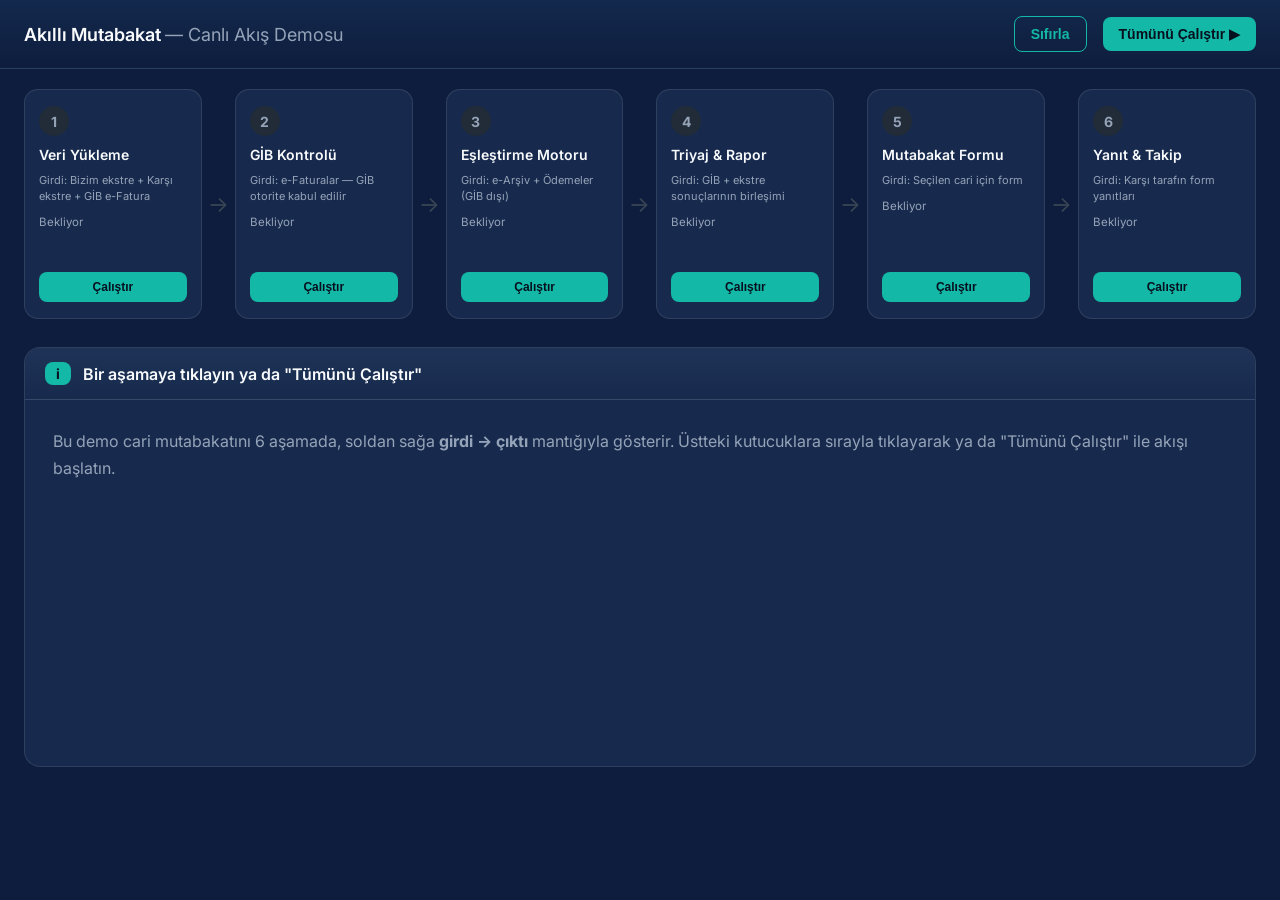
<file: moduller/mutabakat/templates/index.html>
<!DOCTYPE html>
<html lang="tr">
<head>
<meta charset="utf-8">
<meta name="viewport" content="width=device-width, initial-scale=1">
<title>Akıllı Mutabakat — Canlı Akış Demosu</title>
<link rel="preconnect" href="https://fonts.googleapis.com">
<link href="https://fonts.googleapis.com/css2?family=Outfit:wght@400;600;700;800&family=Inter:wght@300;400;500;600;700&display=swap" rel="stylesheet">
<style>
  :root{
    --bg:#0e1d3d;--yuzey:#172a4d;--yuzey2:#1e3357;--cizgi:rgba(255,255,255,.10);
    --metin:#f8fafc;--soluk:#94a3b8;
    --mavi:#14b8a6;--yesil:#10b981;--kirmizi:#f43f5e;--turuncu:#f59e0b;--mor:#6366f1;
  }
  *{box-sizing:border-box}
  body{font-family:'Inter','Segoe UI',Arial,sans-serif;margin:0;background:var(--bg);color:var(--metin)}
  header{background:linear-gradient(180deg,#13294d,#0e1d3d);border-bottom:1px solid var(--cizgi);
    padding:16px 24px;display:flex;align-items:center;gap:16px;flex-wrap:wrap;position:sticky;top:0;z-index:5}
  header h1{font-size:18px;margin:0;flex:1;font-weight:600}
  header .donem{color:var(--soluk);font-size:13px}
  .btn{border:0;border-radius:8px;padding:9px 16px;font-size:14px;font-weight:600;cursor:pointer}
  .btn.pri{background:var(--mavi);color:#06101f}
  .btn.ghost{background:transparent;color:var(--mavi);border:1.5px solid var(--mavi)}
  .btn:hover{filter:brightness(1.08)}
  .wrap{padding:20px 24px;max-width:1360px;margin:0 auto}
  /* yatay pipeline — uzun dikey dikdortgen kartlar */
  .pipe{display:flex;flex-direction:row;gap:6px;align-items:stretch;overflow-x:auto;padding-bottom:10px;margin-bottom:18px}
  .ok{align-self:center;color:#3a4654;font-size:22px;line-height:1;flex:0 0 auto}
  .kart{flex:1 1 0;min-width:150px;min-height:230px;background:var(--yuzey);border:1px solid var(--cizgi);border-radius:14px;
    padding:16px 14px;display:flex;flex-direction:column;gap:10px;transition:.15s;cursor:pointer;position:relative}
  .kart:hover{border-color:#3b4a5c;transform:translateY(-2px)}
  .kart.aktif{border-color:var(--mavi);box-shadow:0 0 0 1px var(--mavi),0 10px 26px -12px rgba(20,184,166,.55);background:var(--yuzey2)}
  .kart.bitti{border-color:#244b32}
  .basrow{display:flex;flex-direction:column;align-items:flex-start;gap:10px}
  .rozet{width:30px;height:30px;border-radius:50%;background:#222c38;color:var(--soluk);
    display:flex;align-items:center;justify-content:center;font-weight:700;font-size:14px;flex:0 0 auto}
  .kart.bitti .rozet{background:var(--yesil);color:#06140b}
  .kart.aktif .rozet{background:var(--mavi);color:#06101f}
  .kart h3{margin:0;font-size:14px;font-weight:600}
  .kart .gc{font-size:11px;color:var(--soluk);line-height:1.45}
  .kart .durum{font-size:11.5px;color:var(--soluk);min-height:15px}
  .kart .run{margin-top:auto;font-size:12px;padding:8px 10px;align-self:stretch;text-align:center}
  /* detay */
  .detay{background:var(--yuzey);border:1px solid var(--cizgi);border-radius:16px;overflow:hidden;min-height:420px}
  .detay .ust{padding:14px 20px;border-bottom:1px solid var(--cizgi);display:flex;align-items:center;gap:12px;
    background:linear-gradient(180deg,#1e3357,#172a4d)}
  .detay .ust .n{background:var(--mavi);color:#06101f;border-radius:8px;padding:3px 11px;font-weight:700;font-size:14px}
  .detay .ust h2{font-size:16px;margin:0;font-weight:600}
  .io{display:grid;grid-template-columns:280px 1fr;gap:0;min-height:300px}
  @media(max-width:880px){.io{grid-template-columns:1fr}}
  .io .girdi{background:#11161d;border-right:1px solid var(--cizgi);padding:18px;font-size:13px;line-height:1.6;color:#c4cfdb}
  .io .cikti{padding:18px}
  .io h4{margin:0 0 12px;font-size:11px;letter-spacing:.8px;color:var(--soluk);text-transform:uppercase}
  .io .girdi b{color:var(--metin)}
  table{border-collapse:collapse;width:100%;font-size:13px}
  th,td{padding:8px 10px;border-bottom:1px solid var(--cizgi);text-align:left}
  th{color:var(--soluk);font-weight:600;font-size:11px;text-transform:uppercase}
  td.sag,th.sag{text-align:right}
  tbody tr:hover{background:#19212b}
  .pill{padding:2px 10px;border-radius:20px;font-size:11px;font-weight:700;color:#06101f;white-space:nowrap}
  .kutu{border:1px solid var(--cizgi);border-radius:12px;padding:14px;margin-bottom:14px;background:#11161d}
  .kutu h5{margin:0 0 10px;font-size:13px;display:flex;align-items:center;gap:8px;font-weight:600}
  .satir{font-size:13px;padding:8px 0;border-bottom:1px dashed var(--cizgi);line-height:1.5}
  .satir:last-child{border:0}
  .satir b{color:var(--metin)}
  .tag{font-size:10px;font-weight:700;padding:2px 8px;border-radius:6px;margin-right:7px}
  .tag.gib{background:rgba(244,63,94,.16);color:#fda4af}
  .tag.eks{background:rgba(245,158,11,.16);color:#fcd34d}
  .istat{display:flex;gap:14px;flex-wrap:wrap;margin-bottom:16px}
  .ist{background:#11161d;border:1px solid var(--cizgi);border-radius:12px;padding:13px 18px;text-align:center;min-width:118px}
  .ist b{display:block;font-size:26px;font-weight:700}.ist span{font-size:12px;color:var(--soluk)}
  /* form */
  .formkart{max-width:540px;border:1px solid var(--cizgi);border-radius:14px;overflow:hidden;background:#11161d}
  .formkart .fb{background:linear-gradient(135deg,#0d9488,#14b8a6);color:#fff;padding:16px 20px}
  .formkart .fb b{font-size:15px}.formkart .fb div{font-size:12px;opacity:.92}
  .formkart .fg{padding:20px}
  .bak{display:flex;gap:10px;margin:6px 0 14px}
  .bak .b{flex:1;border:1px solid var(--cizgi);border-radius:10px;padding:13px;text-align:center;background:var(--yuzey)}
  .bak .b small{color:var(--soluk);font-size:11px}.bak .b b{display:block;font-size:18px;margin-top:4px}
  .farkb{text-align:center;padding:10px;border-radius:10px;font-size:13px;margin-bottom:14px;font-weight:600}
  .farkb.ok{background:rgba(16,185,129,.14);color:var(--yesil)}.farkb.no{background:rgba(244,63,94,.14);color:#fda4af}
  .fbtn{display:flex;gap:10px}.fbtn button{flex:1;padding:13px;border:0;border-radius:10px;font-weight:700;cursor:pointer}
  .fbtn .evet{background:var(--yesil);color:#06140b}.fbtn .hayir{background:transparent;color:#fda4af;border:2px solid var(--kirmizi)}
  .yukle{margin-top:14px;padding:16px;border:2px dashed #3a4654;border-radius:12px;display:none;background:var(--yuzey)}
  .yukle.acik{display:block}
  .yukle label{font-size:13px;font-weight:600;display:block;margin-bottom:10px}
  select,input[type=file],textarea{font-family:inherit;font-size:13px;background:#0c1a36;color:var(--metin);border:1px solid var(--cizgi)}
  input[type=file]{padding:8px;border-radius:8px;width:100%}
  textarea{padding:9px;border-radius:8px;width:100%}
  .sel{padding:10px;border-radius:10px;margin-bottom:16px;width:100%}
  .mut{color:var(--soluk);font-size:12px;margin-top:12px}
  .bos{color:var(--soluk);font-size:13px;padding:18px;text-align:center}
  a{color:var(--mavi)}
  .girisbos{padding:28px;color:var(--soluk);line-height:1.7}
  .loader{color:var(--soluk);font-size:13px;padding:14px}
  /* === Gonderim turu + rapor ici eksik detayi === */
  .gonderbar{display:flex;flex-wrap:wrap;align-items:center;gap:10px;margin-bottom:8px}
  .gnote{color:var(--soluk);font-size:12px}
  tr.tikla{cursor:pointer}
  tr.tikla:hover>td{background:#172230}
  .rlink{color:var(--mavi);font-size:11px;font-weight:600;margin-left:6px}
  tr.rdet>td{background:#11161d;padding:14px}
  .ikili{display:grid;grid-template-columns:repeat(3,1fr);gap:14px}
  @media(max-width:760px){.ikili{grid-template-columns:1fr}}
  .aksut .akbas{font-weight:700;font-size:12.5px;margin-bottom:8px}
  .aksut .akbas span{color:var(--soluk);font-weight:500}
  .akrow{background:var(--yuzey);border-left:3px solid var(--soluk);padding:8px 10px;border-radius:8px;
    margin-bottom:6px;font-size:12.5px;line-height:1.45;color:var(--metin)}
  .akbos{color:var(--soluk);font-size:12.5px;opacity:.6;padding:4px 0}
  /* === Resmi mutabakat belgesi (beyaz, yazdirilabilir) === */
  .formarac{display:flex;gap:10px;margin-bottom:14px;flex-wrap:wrap}
  .belge{background:#fff;color:#1a2230;border-radius:6px;max-width:720px;margin:0 auto;
    padding:38px 44px;font-size:14px;line-height:1.6;box-shadow:0 18px 50px -18px rgba(0,0,0,.7);
    border:1px solid #d9e0e8}
  .belge .blet{display:flex;justify-content:space-between;align-items:flex-start;
    border-bottom:3px solid #1a3a6b;padding-bottom:14px;margin-bottom:18px}
  .belge .blet .firm{font-size:20px;font-weight:800;color:#10305f;letter-spacing:.3px}
  .belge .blet .alt{font-size:12.5px;color:#5a6675;margin-top:3px}
  .belge .blet .meta{font-size:12.5px;color:#3a4453;text-align:right;line-height:1.7}
  .belge h3.bbas{text-align:center;font-size:16px;font-weight:800;color:#10305f;
    letter-spacing:.5px;margin:6px 0 18px;text-transform:uppercase}
  .belge p{margin:0 0 12px}
  .belge .sayin{font-weight:700}
  .btab{width:100%;border-collapse:collapse;margin:14px 0 8px;font-size:13.5px}
  .btab th,.btab td{border:1px solid #ccd4de;padding:9px 12px}
  .btab th{background:#eef3f9;color:#2a3950;text-align:left;font-weight:700;font-size:12px;text-transform:none}
  .btab td.sag{text-align:right;font-variant-numeric:tabular-nums}
  .btab tr.vurgu td{background:#f5f8fc;font-weight:800;color:#10305f}
  .bfark{margin:6px 0 20px;padding:10px 14px;border-radius:6px;font-size:13.5px;font-weight:700}
  .bfark.ok{background:#e7f6ec;color:#1a7a37;border:1px solid #bfe6cb}
  .bfark.no{background:#fdeceb;color:#b3261e;border:1px solid #f3c6c2}
  .bonay{display:flex;gap:14px;margin-top:6px}
  .secenek{flex:1;border:2px solid #d2dae4;border-radius:8px;padding:14px;cursor:pointer;transition:.15s;background:#fff}
  .secenek:hover{border-color:#1a3a6b}
  .secenek.sec.evet{border-color:#1a7a37;background:#f1faf3}
  .secenek.sec.hayir{border-color:#b3261e;background:#fdf2f1}
  .secenek .kutucuk{display:flex;align-items:center;gap:9px;font-weight:800;font-size:14px;color:#1a2230}
  .secenek .box{width:20px;height:20px;border:2px solid #8a97a6;border-radius:4px;display:flex;
    align-items:center;justify-content:center;font-size:14px;color:#fff;flex:0 0 auto}
  .secenek.sec.evet .box{background:#1a7a37;border-color:#1a7a37}
  .secenek.sec.hayir .box{background:#b3261e;border-color:#b3261e}
  .secenek .acik{font-size:12px;color:#5a6675;margin-top:7px;line-height:1.45}
  .kase{margin-top:14px;border-top:1px dashed #c4ccd6;padding-top:10px;font-size:11.5px;color:#6a7585}
  .kase .imzalar{display:flex;justify-content:space-between;margin-top:30px;font-size:12px;color:#3a4453}
  .kase .imzalar div{border-top:1px solid #9aa6b4;padding-top:5px;width:45%;text-align:center}
  .belge .dipnot{margin-top:22px;font-size:11px;color:#8a95a3;border-top:1px solid #e6ebf1;padding-top:10px;line-height:1.5}
  @media print{
    body{background:#fff !important}
    header,.pipe,.foot,.hint,.ust,.formarac,.io>.girdi,.io h4,.sel,#carisec,.yukle,.mut{display:none !important}
    .wrap{padding:0;max-width:none}
    .detay,.io,.io>.cikti{border:0 !important;background:#fff !important;padding:0 !important;display:block !important}
    .belge{box-shadow:none;border:0;max-width:none;margin:0}
    #itirazalani{display:none !important}
  }
</style>
</head>
<body>
<header>
  <h1>Akıllı Mutabakat <span style="color:var(--soluk);font-weight:400">— Canlı Akış Demosu</span></h1>
  <span class="donem" id="donem"></span>
  <button class="btn ghost" onclick="sifirla()">Sıfırla</button>
  <button class="btn pri" onclick="tumunu()">Tümünü Çalıştır ▶</button>
</header>

<div class="wrap">
  <div class="pipe" id="pipe"></div>
  <div class="detay" id="detay">
    <div class="ust"><span class="n">i</span><h2>Bir aşamaya tıklayın ya da "Tümünü Çalıştır"</h2></div>
    <div class="girisbos">
      Bu demo cari mutabakatını 6 aşamada, soldan sağa <b>girdi → çıktı</b> mantığıyla gösterir.
      Üstteki kutucuklara sırayla tıklayarak ya da "Tümünü Çalıştır" ile akışı başlatın.
    </div>
  </div>
</div>

<script>
const ASAMA = [
  {n:1,ad:"Veri Yükleme",ep:"/api/yukle",girdi:"Bizim ekstre + Karşı ekstre + GİB e-Fatura"},
  {n:2,ad:"GİB Kontrolü",ep:"/api/gib",girdi:"e-Faturalar — GİB otorite kabul edilir"},
  {n:3,ad:"Eşleştirme Motoru",ep:"/api/eslestir",girdi:"e-Arşiv + Ödemeler (GİB dışı)"},
  {n:4,ad:"Triyaj & Rapor",ep:"/api/triyaj",girdi:"GİB + ekstre sonuçlarının birleşimi"},
  {n:5,ad:"Mutabakat Formu",ep:"/api/form",girdi:"Seçilen cari için form"},
  {n:6,ad:"Yanıt & Takip",ep:"/api/takip",girdi:"Karşı tarafın form yanıtları"},
];
const veri = {};
let aktif = 0;
const TL = x => (x==null?"-":Number(x).toLocaleString('tr-TR',{minimumFractionDigits:2,maximumFractionDigits:2}));

function pipeCiz(){
  const p = document.getElementById('pipe'); p.innerHTML='';
  ASAMA.forEach((a,i)=>{
    if(i>0){const o=document.createElement('div');o.className='ok';o.textContent='→';p.appendChild(o);}
    const d=document.createElement('div');
    d.className='kart'+(aktif===a.n?' aktif':'')+(veri[a.n]?' bitti':'');
    d.onclick=()=>calistir(a.n);
    d.innerHTML=`<div class="basrow">
        <div class="rozet">${veri[a.n]?'✓':a.n}</div><h3>${a.ad}</h3></div>
      <div class="gc">Girdi: ${a.girdi}</div>
      <div class="durum" id="durum${a.n}">${veri[a.n]?'Tamamlandı':'Bekliyor'}</div>
      <button class="btn pri run" onclick="event.stopPropagation();calistir(${a.n})">Çalıştır</button>`;
    p.appendChild(d);
  });
}

async function calistir(n){
  const a = ASAMA[n-1];
  const r = await fetch(a.ep); veri[n] = await r.json();
  aktif = n; pipeCiz(); detayCiz(n);
}
async function tumunu(){ for(let i=1;i<=4;i++){await calistir(i);} await calistir(5); }
async function sifirla(){ for(const k in veri) delete veri[k]; aktif=0; pipeCiz();
  document.getElementById('detay').innerHTML=
    `<div class="ust"><span class="n">i</span><h2>Sıfırlandı — yeniden başlatın</h2></div>
     <div class="girisbos">Üstteki kutucuklara tıklayarak akışı yeniden başlatabilirsiniz.</div>`; }

function ust(n,ad){ return `<div class="ust"><span class="n">${n}</span><h2>${ad}</h2></div>`; }
function io(girdiHtml,ciktiHtml){
  return `<div class="io"><div class="girdi"><h4>Girdi</h4>${girdiHtml}</div>
    <div class="cikti"><h4>Çıktı</h4>${ciktiHtml}</div></div>`; }

function detayCiz(n){
  const det = document.getElementById('detay');
  const d = veri[n]; const a = ASAMA[n-1];
  if(n===1){
    const tip = Object.entries(d.tipler).map(([k,v])=>`${k}: <b>${v}</b>`).join(" &nbsp;·&nbsp; ");
    const rows = d.onizleme.map(r=>`<tr><td>${r.cari}</td><td>${r.tarih}</td><td>${r.belge_no}</td>
      <td>${r.belge_tipi}</td><td class="sag">${TL(r.tutar)}</td></tr>`).join("");
    det.innerHTML = ust(1,a.ad)+io(
      `Bizim defter, karşı tarafın ekstresi ve <b>GİB e-Fatura</b> otorite kaydı okunur, ortak şablona normalize edilir.`,
      `<div class="istat">
         <div class="ist"><b>${d.bizim}</b><span>bizim satır</span></div>
         <div class="ist"><b>${d.karsi}</b><span>karşı satır</span></div>
         <div class="ist"><b>${d.gib}</b><span>GİB e-Fatura</span></div></div>
       <div style="font-size:12px;color:var(--soluk);margin-bottom:12px">Belge tipleri: ${tip}</div>
       <table><thead><tr><th>Cari</th><th>Tarih</th><th>Belge</th><th>Tip</th><th class="sag">Tutar</th></tr></thead>
       <tbody>${rows}</tbody></table>`);
  }
  else if(n===2){
    const liste = (arr,cls)=>arr.length? arr.map(x=>`<div class="satir">
        <span class="tag ${cls}">GİB-KESİN</span><b>${x.cari}</b> ${x.adi} — ${x.ac}</div>`).join("")
        : `<div class="bos">—</div>`;
    det.innerHTML = ust(2,a.ad)+io(
      `e-Faturalar için <b>GİB otoritedir</b>. "GİB'de var, defterde yok / tutar farklı" kesin tespit edilir; format farkı (FT-2026-00318 ↔ 318) yutulur.`,
      `<div class="kutu"><h5>🟠 KARŞI TARAFA bildirim gidecek (${d.karsiya.length})</h5>${liste(d.karsiya,'gib')}</div>
       <div class="kutu"><h5>🔴 BİZE düşen (göndermeden önce tamamla) (${d.bize.length})</h5>${liste(d.bize,'gib')}</div>
       <div style="font-size:12px;color:var(--soluk)">GİB + ekstre uyumlu (temiz): ${d.temiz.join(" · ")||"—"}</div>`);
  }
  else if(n===3){
    const s=d.sayac;
    const orn = d.ornekler.length? d.ornekler.map(o=>`<div class="satir">
        <span class="tag eks">${o.tip}</span><b>${o.cari}</b> — ${o.ac}</div>`).join("")
        : `<div class="bos">Bu veri setinde e-arşiv/ödeme tarafında özel örnek yok.</div>`;
    det.innerHTML = ust(3,a.ad)+io(
      `GİB'in kapsamadığı <b>e-Arşiv faturaları ve tüm ödemeler</b> burada eşleştirilir. Otorite yok; delil iki ekstredir.`,
      `<div class="istat">
         <div class="ist"><b>${s.EXACT}</b><span>tam eşleşme</span></div>
         <div class="ist"><b>${s.FUZZY}</b><span>toleranslı</span></div>
         <div class="ist"><b>${s.SUBSET_SUM}</b><span>parçalı (subset-sum)</span></div></div>
       <h5 style="margin:4px 0 10px;font-size:13px">Öne çıkan eşleşmeler</h5>${orn}`);
  }
  else if(n===4){
    const oran = Math.round(100*d.mutabik/d.toplam);
    const rows = d.cariler.map(c=>{
      const col = c.durum==='MUTABIK'?'var(--yesil)':'var(--turuncu)';
      const tik = c.durum!=='MUTABIK';
      return `<tr ${tik?`class="tikla" onclick="farkAc('${c.cari}','${(c.adi||'').replace(/'/g,'')}')"`:''}>
        <td>${c.cari}</td><td>${c.adi}</td>
        <td class="sag">${TL(c.bizim_bakiye)}</td><td class="sag">${TL(c.karsi_bakiye)}</td>
        <td><span class="pill" style="background:${col}">${c.durum==='MUTABIK'?'MUTABIK':'AKSİYON ('+c.fark_sayisi+')'}</span>${tik?' <span style="font-size:11px;color:var(--soluk)">▸ elle eşleştir</span>':''}</td></tr>`;
    }).join("");
    det.innerHTML = ust(4,a.ad)+io(
      `2. ve 3. aşamanın bulguları cari bazında birleştirilir; otomatik kapananlar elenir, insan gözü gerekenler öne çıkar. <b>AKSİYON satırına tıkla</b> → eksikleri elle kapat/eşleştir.`,
      `<div class="istat">
         <div class="ist"><b>${d.toplam}</b><span>toplam cari</span></div>
         <div class="ist"><b style="color:var(--yesil)">${d.mutabik}</b><span>otomatik mutabık</span></div>
         <div class="ist"><b style="color:var(--turuncu)">${d.aksiyon}</b><span>aksiyon gerek</span></div>
         <div class="ist"><b>%${oran}</b><span>kapanma oranı</span></div></div>
       <div id="caprazUyari" style="margin:6px 0 12px"></div>
       <table><thead><tr><th>Cari</th><th>Unvan</th><th class="sag">Bizim</th><th class="sag">Karşı</th><th>Durum</th></tr></thead>
       <tbody>${rows}</tbody></table>
       <div id="farkDetay" style="margin-top:14px"></div>`);
    caprazYukle();
  }
  else if(n===5){ formCiz(); }
  else if(n===6){ takipCiz(); }
}

function formCiz(){
  const d = veri[5]; const det = document.getElementById('detay');
  document.getElementById('donem').textContent = d.firma+" · "+d.donem;
  const opts = d.cariler.map((c,i)=>`<option value="${i}">${c.cari} — ${c.adi} ${c.esit?'(bakiye tutuyor)':'(fark var)'}</option>`).join("");
  det.innerHTML = ust(5,"Mutabakat Formu (karşı tarafa giden)")+io(
    `Bir cari seçin. Karşı tarafa <b>mail veya WhatsApp</b> ile bu form gider. "Mutabıkız" derse kaşeli-imzalı belgeyi, "Mutabık Değiliz" derse kendi ekstresini yükler — sistem iki ekstreyi <b>canlı</b> karşılaştırır.`,
    `<select class="sel" id="carisec" onchange="formGoster()">${opts}</select>
     <div id="formalani"></div>`);
  formGoster();
}
function bugun(){const t=new Date();const p=n=>String(n).padStart(2,'0');return `${p(t.getDate())}.${p(t.getMonth()+1)}.${t.getFullYear()}`;}
function formGoster(){
  const d = veri[5]; const i = +document.getElementById('carisec').value; const c = d.cariler[i];
  const fark = Math.abs(c.bizim_bakiye-c.karsi_bakiye);
  const farkHtml = fark<=0.01
    ? `<div class="bfark ok">İki taraf bakiyesi birebir örtüşmektedir.</div>`
    : `<div class="bfark no">Kayıtlarımız arasında ${TL(fark)} ₺ tutarında fark görünmektedir.</div>`;
  const y = c.yanit && c.yanit.durum;
  const ybilgi = y ? `<div class="mut">Son kayıtlı yanıt: <b>${y==='MUTABIK'?'Mutabıkız':'Mutabık Değiliz'}</b>
      ${c.yanit.dosya?` — <a href="/uploads/${c.yanit.dosya}" target="_blank">yüklenen belge</a>`:''}</div>` : '';
  const formNo = `MUT-${c.cari}-${d.donem.replace(/\s/g,'').slice(0,5)}`;
  document.getElementById('formalani').innerHTML = `
    <div class="formarac">
      <button class="btn ghost" onclick="window.print()">🖨️ Formu Yazdır / PDF</button>
    </div>
    <div class="belge" id="mutBelge">
      <div class="blet">
        <div><div class="firm">${d.firma}</div><div class="alt">Cari Hesap Mutabakat Birimi</div></div>
        <div class="meta">Dönem: <b>${d.donem}</b><br>Düzenleme: ${bugun()}<br>Form No: ${formNo}</div>
      </div>
      <h3 class="bbas">Cari Hesap Mutabakat Formu</h3>
      <p class="sayin">Sayın ${c.adi} (${c.cari}),</p>
      <p>Şirketimiz defter kayıtlarına göre <b>${d.donem}</b> dönemi sonu itibarıyla aramızdaki cari hesap
         durumu aşağıda belirtilmiştir. Mutabık iseniz ilgili bölümü işaretleyip kaşeleyerek/imzalayarak,
         mutabık değilseniz kendi hesap ekstrenizi ekleyerek tarafımıza iletmenizi rica ederiz.</p>
      <table class="btab">
        <thead><tr><th>Açıklama</th><th style="text-align:right">Tutar (₺)</th></tr></thead>
        <tbody>
          <tr><td>Bizim kayıtlarımıza göre bakiyeniz</td><td class="sag">${TL(c.bizim_bakiye)}</td></tr>
          <tr><td>Sizin bildirdiğiniz bakiye</td><td class="sag">${TL(c.karsi_bakiye)}</td></tr>
          <tr class="vurgu"><td>Fark</td><td class="sag">${TL(fark)}</td></tr>
        </tbody>
      </table>
      ${farkHtml}
      <div class="bonay">
        <div class="secenek evet" id="sec_MUTABIK" onclick="secimAc('${c.cari}','MUTABIK')">
          <div class="kutucuk"><span class="box">✓</span> MUTABIKIZ</div>
          <div class="acik">Yukarıdaki bakiye kayıtlarımızla uyumludur. Kaşeli-imzalı bu formu tarafınıza iletiyoruz.</div>
        </div>
        <div class="secenek hayir" id="sec_ITIRAZLI" onclick="secimAc('${c.cari}','ITIRAZLI')">
          <div class="kutucuk"><span class="box">✕</span> MUTABIK DEĞİLİZ</div>
          <div class="acik">Bakiye kayıtlarımızla uyumsuzdur. Hesap ekstremizi ekte sunuyoruz.</div>
        </div>
      </div>
      <div class="kase">
        Karşı taraf bu bölümü doldurur:
        <div class="imzalar"><div>Yetkili Adı / İmza</div><div>Kaşe</div></div>
      </div>
      <div class="dipnot">Bu form 6102 sayılı TTK çerçevesinde mutabakat amacıyla düzenlenmiştir.
        Tarafınıza ulaştığı tarihten itibaren 8 gün içinde yanıt verilmesi rica olunur.</div>
    </div>
    <div class="yukle" id="yuklealani">
      <label id="yuklelabel"></label>
      <input type="file" id="dosya"><br><br>
      <textarea id="not" placeholder="Not (opsiyonel)" rows="2"></textarea>
      <br><br><button class="btn pri" onclick="gonder('${c.cari}')">Gönder</button>
    </div>
    ${ybilgi}
    <div id="itirazalani"></div>`;
  if(y){ const e=document.getElementById('sec_'+y); if(e) e.classList.add('sec'); }
}
let _secim=null;
function secimAc(cari,secim){
  _secim=secim;
  document.getElementById('sec_MUTABIK').classList.toggle('sec',secim==='MUTABIK');
  document.getElementById('sec_ITIRAZLI').classList.toggle('sec',secim==='ITIRAZLI');
  const yk=document.getElementById('yuklealani'); yk.classList.add('acik');
  document.getElementById('yuklelabel').textContent = secim==='MUTABIK'
    ? 'Kaşeli-imzalı mutabakat formunu yükleyin (PDF/foto):'
    : 'Kendi cari ekstrenizi yükleyin (Excel/PDF/foto) — sistem farkları otomatik çıkaracak:';
}
async function gonder(cari){
  const f=document.getElementById('dosya').files[0];
  const not=document.getElementById('not').value;
  const body={cari,secim:_secim,not};
  if(f){ body.dosya_adi=f.name; body.dosya_b64=await dataUrl(f); }
  await fetch('/api/yanit',{method:'POST',headers:{'Content-Type':'application/json'},body:JSON.stringify(body)});
  veri[5]=await (await fetch('/api/form')).json();
  formGoster();
  if(_secim==='ITIRAZLI'){ itirazCiz(cari); }
  else { alert('Mutabıkız kaydedildi. 6. aşama Takip ekranına düştü.'); }
}
async function itirazCiz(cari){
  const el=document.getElementById('itirazalani');
  el.innerHTML=`<div class="loader">Yüklenen ekstre okunuyor, farklar çıkarılıyor…</div>`;
  const r=await fetch('/api/itiraz?cari='+encodeURIComponent(cari));
  const d=await r.json();
  if(!d.parse){ el.innerHTML=`<div class="kutu" style="margin-top:16px"><h5>ℹ️ Otomatik analiz</h5>
     <div class="satir">${d.mesaj||d.hata||'Analiz yapılamadı.'}</div></div>`; return; }
  const grup=(bas,arr,cls)=>`<div class="kutu"><h5>${bas} (${arr.length})</h5>${
     arr.length? arr.map(x=>`<div class="satir"><span class="tag ${cls}">${x.kaynak||x.taraf||'fark'}</span>${x.ac}</div>`).join("")
     : `<div class="bos">— yok —</div>`}</div>`;
  const ozet = d.mutabik
    ? `<div class="farkb ok" style="margin-top:16px">İki ekstre örtüştü — fark 0. Karşı taraf onayıyla MUTABIK olur.</div>`
    : `<div class="farkb no" style="margin-top:16px">Karşı tarafın yüklediği ekstreye göre güncel farklar (her eksik ilgili tarafa görev):</div>`;
  el.innerHTML = ozet + (d.mutabik?'':
     grup('🔴 BİZE düşen — kendi eksiğimizi biz tamamlarız', d.biz_eksik,'gib')+
     grup('🟠 KARŞIYA düşen — karşı taraf tamamlayacak', d.karsi_eksik,'eks')+
     grup('⚖️ Tutar farkı — GİB hakemliğinde', d.tutar_farki,'gib'))
     + `<div class="mut">Karşı ekstrede ${d.karsi_satir} satır okundu. Eksikler tamamlanıp yeniden mutabakat çalışınca fark 0 → MUTABIK.</div>`;
}
function dataUrl(f){return new Promise(r=>{const x=new FileReader();x.onload=()=>r(x.result);x.readAsDataURL(f);});}

function takipCiz(){
  const d=veri[6]; const det=document.getElementById('detay');
  const renk={BEKLIYOR:'var(--soluk)',MUTABIK:'var(--yesil)',ITIRAZLI:'var(--kirmizi)'};
  const et={BEKLIYOR:'Yanıt bekleniyor',MUTABIK:'MUTABIK 🔒',ITIRAZLI:'Mutabık değil — itiraz'};
  const bekleyen=d.cariler.filter(c=>c.durum==='BEKLIYOR').length;
  const tur=d.tur||0;
  const rows=d.cariler.map(c=>{
    const tik=c.durum==='ITIRAZLI';
    const key=c.cari.replace(/[^a-zA-Z0-9]/g,'_');
    const sec=c.durum==='BEKLIYOR'
      ? `<input type="checkbox" class="gsec" value="${c.cari}" onclick="event.stopPropagation()">`
      : '';
    const ana=`<tr ${tik?`class="tikla" onclick="raporDetay('${c.cari}','${key}')"`:''}>
       <td>${sec}</td>
       <td>${c.cari}${tik?' <span class="rlink">▸ eksikleri gör</span>':''}</td><td>${c.adi}</td>
       <td class="sag">${TL(c.bizim_bakiye)}</td><td class="sag">${TL(c.karsi_bakiye)}</td>
       <td><span class="pill" style="background:${renk[c.durum]}">${et[c.durum]}</span></td>
       <td style="color:var(--soluk);font-size:12px">${c.gonderim?`${c.gonderim}. gönderim`:'gönderilmedi'}</td>
       <td>${c.dosya?`<a href="/uploads/${c.dosya}" target="_blank" onclick="event.stopPropagation()">belge</a>`:'-'}</td></tr>`;
    const detr=tik?`<tr id="rd_${key}" class="rdet" style="display:none" data-acik="0"></tr>`:'';
    return ana+detr;
  }).join("");
  det.innerHTML=ust(6,"Yanıt & Takip Ekranı (bizim ekranımız)")+io(
    `Karşı taraf formda işaretledikçe sonuç buraya düşer. <b>İtirazlı</b> satıra tıklayın → iki tarafın yapması gereken eksikler açılır. Gönderim turlarında <b>yanıt verene tekrar form gitmez</b> (mükerrer önleme).`,
    `<div class="istat">
       <div class="ist"><b style="color:var(--yesil)">${d.sayac.MUTABIK||0}</b><span>mutabık</span></div>
       <div class="ist"><b style="color:var(--kirmizi)">${d.sayac.ITIRAZLI||0}</b><span>itirazlı</span></div>
       <div class="ist"><b style="color:var(--soluk)">${d.sayac.BEKLIYOR||0}</b><span>bekliyor</span></div>
       <div class="ist"><b style="color:var(--mavi)">${tur}</b><span>tamamlanan tur</span></div></div>
     <div class="gonderbar">
       <button class="btn pri" onclick="topluGonder()">📤 ${tur>0?(tur+1)+'. tur — ':''}Yanıt vermeyen ${bekleyen} cariye gönder</button>
       <button class="btn ghost" onclick="seciliGonder()">✓ Seçili carilere gönder</button>
       <span class="gnote">Toplu gönderim 1. turda yanıtlayanları otomatik atlar.</span>
     </div>
     <div id="gonderimsonuc"></div>
     <table><thead><tr><th><input type="checkbox" onclick="tumSec(this)"></th><th>Cari</th><th>Unvan</th><th class="sag">Bizim</th><th class="sag">Karşı</th><th>Durum</th><th>Gönderim</th><th>Belge</th></tr></thead>
     <tbody>${rows}</tbody></table>`);
}
function tumSec(box){document.querySelectorAll('.gsec').forEach(c=>c.checked=box.checked);}
function gonderimOzet(g){
  const o=document.getElementById('gonderimsonuc'); if(!o) return;
  o.innerHTML=`<div class="farkb ok" style="margin:12px 0">
     <b>${g.tur}. gönderim (${g.tip==='secili'?'seçili':'toplu'}) tamamlandı.</b>
     ${g.gonderilen_sayi} cariye form gönderildi.
     ${g.atlanan_sayi>0?` <b style="color:var(--turuncu)">${g.atlanan_sayi} cari</b> zaten yanıtladığı için atlandı — <b>mükerrer önlendi</b>.`:''}</div>`;
}
async function topluGonder(){
  const r=await fetch('/api/gonder',{method:'POST',headers:{'Content-Type':'application/json'},body:'{}'});
  const g=await r.json();
  veri[6]=await (await fetch('/api/takip')).json(); takipCiz(); gonderimOzet(g);
}
async function seciliGonder(){
  const secili=[...document.querySelectorAll('.gsec:checked')].map(c=>c.value);
  if(!secili.length){alert('Önce listeden en az bir cari seçin.');return;}
  const r=await fetch('/api/gonder',{method:'POST',headers:{'Content-Type':'application/json'},body:JSON.stringify({secili})});
  const g=await r.json();
  veri[6]=await (await fetch('/api/takip')).json(); takipCiz(); gonderimOzet(g);
}
async function raporDetay(cari,key){
  const el=document.getElementById('rd_'+key); if(!el) return;
  if(el.dataset.acik==='1'){el.style.display='none';el.dataset.acik='0';return;}
  el.style.display='';el.dataset.acik='1';
  el.innerHTML=`<td colspan="8"><div class="loader">Yüklenen ekstre okunuyor, iki tarafın eksikleri çıkarılıyor…</div></td>`;
  const d=await (await fetch('/api/itiraz?cari='+encodeURIComponent(cari))).json();
  if(!d.parse){el.innerHTML=`<td colspan="8" style="color:var(--soluk)">${d.mesaj||d.hata||'Analiz yapılamadı.'}</td>`;return;}
  const sut=(bas,arr,col)=>`<div class="aksut">
     <div class="akbas" style="color:${col}">${bas} <span>(${arr.length})</span></div>
     ${arr.length?arr.map(x=>`<div class="akrow" style="border-left-color:${col}">${x.ac}</div>`).join(''):'<div class="akbos">— yok —</div>'}</div>`;
  el.innerHTML=`<td colspan="8"><div class="ikili">
     ${sut('🟠 KARŞI TARAF tamamlayacak',d.karsi_eksik,'var(--turuncu)')}
     ${sut('🔴 BİZ tamamlayacağız',d.biz_eksik,'var(--kirmizi)')}
     ${sut('⚖️ Tutar farkı — GİB hakem',d.tutar_farki,'var(--mavi)')}
   </div>${d.mutabik
     ? '<div class="farkb ok" style="margin-top:10px">İki ekstre örtüştü — fark 0. Karşı taraf onayıyla MUTABIK olur.</div>'
     : `<div class="mut" style="margin-top:10px">Karşı ekstrede ${d.karsi_satir} satır okundu. Her iki taraf eksiğini tamamlayıp yeniden mutabakat çalışınca fark 0 → <b>Mutabıkız</b> işaretlenir.</div>`}</td>`;
}

// ---- Manuel eşleştirme / kapatma (Triyaj drill-down) ----
let _farkCari=null;
async function farkAc(ck,adi){
  _farkCari=ck;
  const el=document.getElementById('farkDetay'); if(!el) return;
  el.innerHTML='<div class="loader">Farklar getiriliyor…</div>';
  let d; try{ d=await (await fetch('/api/cari_fark?cari='+encodeURIComponent(ck))).json(); }
  catch(e){ el.innerHTML='<div class="bos">Sunucu hatası.</div>'; return; }
  const item=(x,side,col)=>`<label class="akrow" style="border-left-color:${col};display:flex;gap:8px;align-items:flex-start;cursor:pointer">
     <input type="checkbox" class="fsec" data-id="${x.id}" data-side="${side}" style="margin-top:3px">
     <span>${x.ac}</span></label>`;
  const sut=(bas,arr,side,col)=>`<div class="aksut">
     <div class="akbas" style="color:${col}">${bas} <span>(${arr.length})</span></div>
     ${arr.length?arr.map(x=>item(x,side,col)).join(''):'<div class="akbos">— yok —</div>'}</div>`;
  const man=(d.manuel||[]).map(m=>`<div class="akrow" style="border-left-color:var(--soluk);display:flex;justify-content:space-between;gap:8px">
     <span>${m.tip==='cift'?'⇄ ':'🔒 '}${m.ac}${m.not?` <i style="color:var(--soluk)">— ${m.not}</i>`:''}</span>
     <button class="btn ghost" style="padding:2px 8px;font-size:12px" onclick="manuelGeri('${m.id}')">↩ geri al</button></div>`).join('');
  const dv=d.devir||{};
  const devirHtml = dv.var ? `<div class="akrow" style="border-left-color:${dv.mutabik?'var(--yesil)':'var(--kirmizi)'};margin-bottom:8px">
       <b>${dv.mutabik?'↻ Devir mutabık':'↻ DEVİR/AÇILIŞ FARKI'}</b> — ${dv.ac}</div>` : '';
  el.innerHTML=`<div class="kutu">
     <div style="display:flex;justify-content:space-between;align-items:center;margin-bottom:8px">
       <b>${ck} · ${adi} — elle eşleştir/kapat</b>
       ${d.mutabik?'<span class="pill" style="background:var(--yesil)">fark kalmadı</span>':''}</div>
     ${devirHtml}
     <div class="ikili">
       ${sut('🟠 KARŞI eksik',d.karsi_eksik,'karsi','var(--turuncu)')}
       ${sut('🔴 BİZ eksik',d.biz_eksik,'biz','var(--kirmizi)')}
       ${sut('⚖️ Tutar farkı',d.tutar_farki,'fark','var(--mavi)')}
     </div>
     <div style="display:flex;gap:8px;align-items:center;margin-top:10px;flex-wrap:wrap">
       <input id="farkNot" placeholder="açıklama (örn. yanlış cariye işlenmiş, düzeltildi)" style="flex:1;min-width:200px;padding:7px 10px;border:1px solid var(--cizgi,#ccc);border-radius:8px">
       <button class="btn pri" onclick="manuelKapat()">🔒 Seçilenleri kapat</button>
       <button class="btn ghost" onclick="manuelCift()">⇄ Seçili ikisini eşleştir</button>
     </div>
     <div style="font-size:11.5px;color:var(--soluk);margin-top:6px">Kapatma/eşleştirme kalıcı kaydedilir, kanıt zincirine işlenir ve motorun otomatik analizinden muaf tutulur.</div>
     ${man?`<div style="margin-top:10px"><div class="akbas" style="color:var(--soluk)">Elle işlenenler</div>${man}</div>`:''}
   </div>`;
}
function _secilenler(){ return [...document.querySelectorAll('#farkDetay .fsec:checked')]
  .map(c=>({id:c.dataset.id,side:c.dataset.side})); }
async function _farkPost(url,body){
  const r=await (await fetch(url,{method:'POST',headers:{'Content-Type':'application/json'},
    body:JSON.stringify({cari:_farkCari,...body})})).json();
  return r;
}
async function manuelKapat(){
  const sec=_secilenler(); if(!sec.length){ alert('Önce kapatılacak kalemleri işaretleyin.'); return; }
  const not=(document.getElementById('farkNot')||{}).value||'';
  const r=await _farkPost('/api/manuel_esle',{kapat:sec.map(s=>s.id),not});
  if(!r.ok){ alert('Hata: '+(r.hata||'')); return; }
  const adi=document.querySelector('#farkDetay b')?.textContent.split('—')[0].split('·')[1]?.trim()||'';
  farkAc(_farkCari,adi);
}
async function manuelCift(){
  const sec=_secilenler();
  const biz=sec.filter(s=>s.side==='biz'), karsi=sec.filter(s=>s.side==='karsi');
  if(!(biz.length===1&&karsi.length===1)){ alert('Eşleştirmek için BİZ tarafından 1, KARŞI tarafından 1 kalem seçin.'); return; }
  const not=(document.getElementById('farkNot')||{}).value||'';
  const r=await _farkPost('/api/manuel_esle',{cift:[[biz[0].id,karsi[0].id]],not});
  if(!r.ok){ alert('Hata: '+(r.hata||'')); return; }
  const adi=document.querySelector('#farkDetay b')?.textContent.split('—')[0].split('·')[1]?.trim()||'';
  farkAc(_farkCari,adi);
}
async function manuelGeri(id){
  const r=await _farkPost('/api/manuel_geri',{id});
  if(!r.ok){ alert('Hata: '+(r.hata||'')); return; }
  const adi=document.querySelector('#farkDetay b')?.textContent.split('—')[0].split('·')[1]?.trim()||'';
  farkAc(_farkCari,adi);
}

// ---- Çapraz cari (yanlış cariye işleme) uyarı bandı ----
async function caprazYukle(){
  const el=document.getElementById('caprazUyari'); if(!el) return;
  let d; try{ d=await (await fetch('/api/caprazcari')).json(); }catch(e){ return; }
  const ad=(d.adaylar||[]);
  if(!ad.length){ el.innerHTML=''; return; }
  const renk=k=>k==='YÜKSEK'?'var(--kirmizi)':'var(--turuncu)';
  const rows=ad.map(a=>`<div class="akrow" style="border-left-color:${renk(a.kesinlik)};display:flex;gap:8px;align-items:flex-start">
     <span class="pill" style="background:${renk(a.kesinlik)};white-space:nowrap">${a.kesinlik}</span>
     <span>${a.ac} <a href="#" onclick="farkAc('${a.eksik_cari}','${(a.eksik_adi||'').replace(/'/g,'')}');return false">→ ${a.eksik_cari} kartını aç</a></span></div>`).join('');
  el.innerHTML=`<div class="kutu" style="border:1px solid var(--kirmizi)">
     <h5 style="margin:2px 0 8px;color:var(--kirmizi)">🔀 Çapraz cari uyarısı — yanlış cariye işlenmiş olabilir (${ad.length})</h5>
     ${rows}
     <div style="font-size:11.5px;color:var(--soluk);margin-top:6px">AI bir caride fazla, başka caride aynı tutar/belgenin eksik olduğunu gördü. <b>Öneridir</b>; muhasebeci doğrulayıp düzeltir.</div>
   </div>`;
}

pipeCiz();
</script>
</body>
</html>
</file>
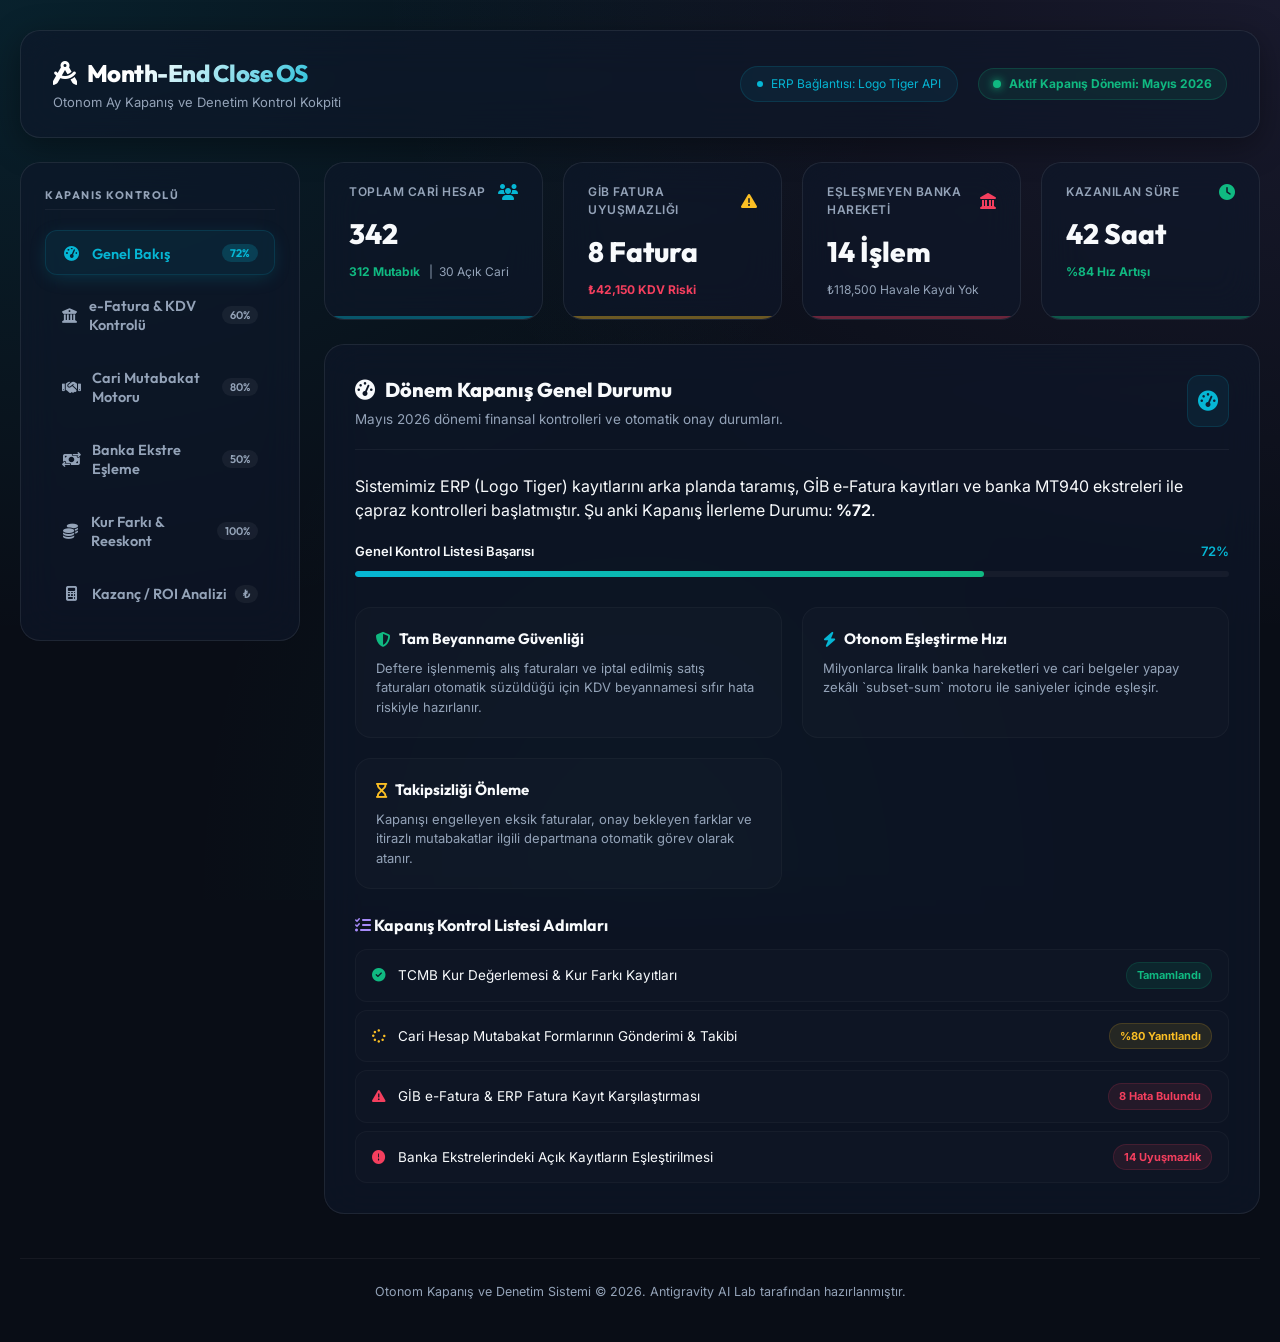
<file: docs/Ay_Kapanis_Dashboard_konsept.html>
<!DOCTYPE html>
<html lang="tr">
<head>
  <meta charset="UTF-8">
  <meta name="viewport" content="width=device-width, initial-scale=1.0">
  <title>Otonom Ay Kapanış Kokpiti — Denetim ve Otomasyon Sistemi</title>
  
  <!-- Google Fonts: Outfit & Inter -->
  <link rel="preconnect" href="https://fonts.googleapis.com">
  <link rel="preconnect" href="https://fonts.gstatic.com" crossorigin>
  <link href="https://fonts.googleapis.com/css2?family=Outfit:wght@300;400;500;600;700;800&family=Inter:wght@300;400;500;600;700&display=swap" rel="stylesheet">
  
  <!-- FontAwesome Icons -->
  <link rel="stylesheet" href="https://cdnjs.cloudflare.com/ajax/libs/font-awesome/6.4.0/css/all.min.css">
  
  <style>
    :root {
      --bg-dark: #090d16;
      --bg-card: rgba(15, 23, 42, 0.65);
      --border-color: rgba(255, 255, 255, 0.08);
      --accent-cyan: #06b6d4;
      --accent-cyan-glow: rgba(6, 182, 212, 0.35);
      --accent-gold: #fbbf24;
      --accent-emerald: #10b981;
      --accent-purple: #a78bfa;
      --accent-rose: #f43f5e;
      --text-main: #f8fafc;
      --text-muted: #94a3b8;
      --glass-bg: rgba(15, 23, 42, 0.4);
      --glass-border: rgba(255, 255, 255, 0.05);
    }

    * {
      box-sizing: border-box;
      margin: 0;
      padding: 0;
    }

    body {
      font-family: 'Inter', sans-serif;
      background-color: var(--bg-dark);
      background-image: 
        radial-gradient(at 0% 0%, rgba(6, 182, 212, 0.12) 0px, transparent 50%),
        radial-gradient(at 100% 0%, rgba(167, 139, 250, 0.1) 0px, transparent 50%),
        radial-gradient(at 50% 100%, rgba(16, 185, 129, 0.06) 0px, transparent 50%);
      background-attachment: fixed;
      color: var(--text-main);
      min-height: 100vh;
      padding: 30px 20px;
      line-height: 1.5;
    }

    /* Container layout */
    .container {
      max-width: 1440px;
      margin: 0 auto;
      display: flex;
      flex-direction: column;
      gap: 24px;
    }

    /* Top Glass Header */
    header {
      background: var(--bg-card);
      backdrop-filter: blur(20px);
      -webkit-backdrop-filter: blur(20px);
      border: 1px solid var(--border-color);
      border-radius: 20px;
      padding: 24px 32px;
      display: flex;
      justify-content: space-between;
      align-items: center;
      box-shadow: 0 8px 32px 0 rgba(0, 0, 0, 0.37);
    }

    .logo-area h1 {
      font-family: 'Outfit', sans-serif;
      font-size: 24px;
      font-weight: 800;
      letter-spacing: -0.5px;
      background: linear-gradient(135deg, #ffffff 30%, var(--accent-cyan) 100%);
      -webkit-background-clip: text;
      -webkit-text-fill-color: transparent;
      display: flex;
      align-items: center;
      gap: 10px;
    }

    .logo-area p {
      font-size: 13px;
      color: var(--text-muted);
      margin-top: 2px;
    }

    .header-meta {
      display: flex;
      align-items: center;
      gap: 20px;
    }

    .status-badge {
      background: rgba(16, 185, 129, 0.1);
      border: 1px solid rgba(16, 185, 129, 0.2);
      color: var(--accent-emerald);
      padding: 6px 14px;
      border-radius: 50px;
      font-size: 12px;
      font-weight: 700;
      display: flex;
      align-items: center;
      gap: 8px;
    }

    .status-badge .pulse {
      width: 8px;
      height: 8px;
      background: var(--accent-emerald);
      border-radius: 50%;
      box-shadow: 0 0 8px var(--accent-emerald);
      animation: pulse 1.8s infinite;
    }

    @keyframes pulse {
      0% { transform: scale(0.9); opacity: 0.6; }
      50% { transform: scale(1.2); opacity: 1; box-shadow: 0 0 12px var(--accent-emerald); }
      100% { transform: scale(0.9); opacity: 0.6; }
    }

    /* Main Dashboard Layout */
    .dashboard-grid {
      display: grid;
      grid-template-columns: 280px 1fr;
      gap: 24px;
    }

    @media (max-width: 1024px) {
      .dashboard-grid {
        grid-template-columns: 1fr;
      }
    }

    /* Navigation Sidebar */
    .sidebar {
      background: var(--bg-card);
      backdrop-filter: blur(20px);
      -webkit-backdrop-filter: blur(20px);
      border: 1px solid var(--border-color);
      border-radius: 20px;
      padding: 24px;
      display: flex;
      flex-direction: column;
      gap: 8px;
      height: fit-content;
      position: sticky;
      top: 30px;
    }

    .nav-title {
      font-family: 'Outfit', sans-serif;
      font-size: 11px;
      font-weight: 700;
      color: var(--text-muted);
      text-transform: uppercase;
      letter-spacing: 1.5px;
      margin-bottom: 12px;
      border-bottom: 1px solid rgba(255, 255, 255, 0.05);
      padding-bottom: 6px;
    }

    .nav-item {
      display: flex;
      align-items: center;
      justify-content: space-between;
      padding: 12px 16px;
      background: transparent;
      border: 1px solid transparent;
      border-radius: 12px;
      color: var(--text-muted);
      font-family: 'Outfit', sans-serif;
      font-size: 14.5px;
      font-weight: 600;
      text-align: left;
      cursor: pointer;
      text-decoration: none;
      transition: all 0.3s cubic-bezier(0.4, 0, 0.2, 1);
    }

    .nav-item:hover {
      background: rgba(255, 255, 255, 0.02);
      color: var(--text-main);
      transform: translateX(4px);
    }

    .nav-item.active {
      background: rgba(6, 182, 212, 0.08);
      border-color: rgba(6, 182, 212, 0.15);
      color: var(--accent-cyan);
      box-shadow: 0 4px 20px -5px rgba(6, 182, 212, 0.25);
    }

    .nav-item-left {
      display: flex;
      align-items: center;
      gap: 12px;
    }

    .nav-item i {
      font-size: 15px;
      width: 18px;
      text-align: center;
    }

    .nav-progress {
      font-size: 11px;
      background: rgba(255, 255, 255, 0.05);
      padding: 2px 8px;
      border-radius: 20px;
      color: var(--text-muted);
    }

    .nav-item.active .nav-progress {
      background: rgba(6, 182, 212, 0.2);
      color: var(--accent-cyan);
      font-weight: 700;
    }

    /* Content Area */
    .content-container {
      display: flex;
      flex-direction: column;
      gap: 24px;
    }

    /* Top Stats Grid */
    .stats-grid {
      display: grid;
      grid-template-columns: repeat(4, 1fr);
      gap: 20px;
    }

    @media (max-width: 768px) {
      .stats-grid {
        grid-template-columns: repeat(2, 1fr);
      }
    }

    .stat-card {
      background: var(--bg-card);
      backdrop-filter: blur(20px);
      -webkit-backdrop-filter: blur(20px);
      border: 1px solid var(--border-color);
      border-radius: 20px;
      padding: 20px 24px;
      display: flex;
      flex-direction: column;
      gap: 8px;
      position: relative;
      overflow: hidden;
    }

    .stat-card::after {
      content: '';
      position: absolute;
      bottom: 0;
      left: 0;
      width: 100%;
      height: 3px;
      background: var(--accent-cyan);
      opacity: 0.4;
    }

    .stat-card.gold::after { background: var(--accent-gold); }
    .stat-card.rose::after { background: var(--accent-rose); }
    .stat-card.emerald::after { background: var(--accent-emerald); }

    .stat-header {
      display: flex;
      justify-content: space-between;
      align-items: center;
      color: var(--text-muted);
      font-size: 12px;
      font-weight: 600;
      text-transform: uppercase;
      letter-spacing: 0.5px;
    }

    .stat-header i {
      font-size: 16px;
    }

    .stat-val {
      font-family: 'Outfit', sans-serif;
      font-size: 28px;
      font-weight: 800;
      color: var(--text-main);
      margin-top: 4px;
    }

    .stat-desc {
      font-size: 12px;
      color: var(--text-muted);
      display: flex;
      align-items: center;
      gap: 6px;
    }

    .stat-desc span.green { color: var(--accent-emerald); font-weight: 700; }
    .stat-desc span.rose { color: var(--accent-rose); font-weight: 700; }

    /* Glass Panels */
    .panel {
      background: var(--bg-card);
      backdrop-filter: blur(20px);
      -webkit-backdrop-filter: blur(20px);
      border: 1px solid var(--border-color);
      border-radius: 20px;
      padding: 30px;
      display: none;
      animation: tabFadeIn 0.4s ease forwards;
    }

    .panel.active {
      display: block;
    }

    @keyframes tabFadeIn {
      from { opacity: 0; transform: translateY(10px); }
      to { opacity: 1; transform: translateY(0); }
    }

    .panel-header {
      display: flex;
      justify-content: space-between;
      align-items: flex-start;
      margin-bottom: 24px;
      border-bottom: 1px solid rgba(255, 255, 255, 0.05);
      padding-bottom: 20px;
    }

    .panel-title h2 {
      font-family: 'Outfit', sans-serif;
      font-size: 20px;
      font-weight: 800;
      color: var(--text-main);
      display: flex;
      align-items: center;
      gap: 10px;
    }

    .panel-title p {
      font-size: 13.5px;
      color: var(--text-muted);
      margin-top: 4px;
    }

    .panel-header-icon {
      font-size: 20px;
      color: var(--accent-cyan);
      background: rgba(6, 182, 212, 0.08);
      border: 1px solid rgba(6, 182, 212, 0.15);
      padding: 10px;
      border-radius: 12px;
    }

    /* Grid boxes */
    .feature-grid {
      display: grid;
      grid-template-columns: repeat(auto-fit, minmax(300px, 1fr));
      gap: 20px;
      margin-bottom: 24px;
    }

    .feature-box {
      background: rgba(255, 255, 255, 0.015);
      border: 1px solid rgba(255, 255, 255, 0.03);
      border-radius: 16px;
      padding: 20px;
      transition: all 0.3s ease;
    }

    .feature-box:hover {
      background: rgba(255, 255, 255, 0.03);
      border-color: rgba(255, 255, 255, 0.06);
      transform: translateY(-2px);
    }

    .feature-box h3 {
      font-family: 'Outfit', sans-serif;
      font-size: 15px;
      font-weight: 700;
      color: var(--text-main);
      display: flex;
      align-items: center;
      gap: 8px;
      margin-bottom: 8px;
    }

    .feature-box p {
      font-size: 13px;
      color: var(--text-muted);
      line-height: 1.5;
    }

    /* Interactive Simulator Box */
    .simulator {
      background: rgba(7, 10, 19, 0.4);
      border: 1px solid rgba(255, 255, 255, 0.04);
      border-radius: 16px;
      padding: 24px;
      margin-top: 20px;
    }

    .simulator-title {
      font-family: 'Outfit', sans-serif;
      font-size: 13px;
      font-weight: 700;
      text-transform: uppercase;
      letter-spacing: 0.5px;
      color: var(--text-muted);
      margin-bottom: 16px;
      display: flex;
      align-items: center;
      gap: 8px;
    }

    .table-container {
      overflow-x: auto;
      margin-bottom: 20px;
    }

    table {
      width: 100%;
      border-collapse: collapse;
      font-size: 13.5px;
      text-align: left;
    }

    th {
      background: rgba(255, 255, 255, 0.02);
      color: var(--text-muted);
      font-weight: 600;
      padding: 12px 16px;
      border-bottom: 1px solid rgba(255, 255, 255, 0.06);
    }

    td {
      padding: 12px 16px;
      border-bottom: 1px solid rgba(255, 255, 255, 0.03);
      color: var(--text-main);
    }

    tr:hover td {
      background: rgba(255, 255, 255, 0.01);
    }

    .badge-sim {
      padding: 4px 10px;
      border-radius: 20px;
      font-size: 11px;
      font-weight: 700;
      display: inline-flex;
      align-items: center;
      gap: 5px;
    }

    .badge-sim.err {
      background: rgba(244, 63, 94, 0.1);
      color: var(--accent-rose);
      border: 1px solid rgba(244, 63, 94, 0.15);
    }

    .badge-sim.warn {
      background: rgba(251, 191, 36, 0.1);
      color: var(--accent-gold);
      border: 1px solid rgba(251, 191, 36, 0.15);
    }

    .badge-sim.success {
      background: rgba(16, 185, 129, 0.1);
      color: var(--accent-emerald);
      border: 1px solid rgba(16, 185, 129, 0.15);
    }

    /* Terminal Console Mockup */
    .console-box {
      background: #04060b;
      border: 1px solid rgba(255, 255, 255, 0.06);
      border-radius: 12px;
      padding: 18px;
      font-family: 'Courier New', Courier, monospace;
      font-size: 12.5px;
      color: #38bdf8;
      max-height: 200px;
      overflow-y: auto;
      margin-top: 16px;
      box-shadow: inset 0 2px 8px rgba(0,0,0,0.8);
    }

    .console-line {
      margin-bottom: 6px;
      line-height: 1.4;
    }

    .console-line.success { color: #4ade80; }
    .console-line.warn { color: #facc15; }
    .console-line.error { color: #f87171; }
    .console-line.neutral { color: #94a3b8; }

    /* Action buttons */
    .btn-panel {
      background: linear-gradient(135deg, var(--accent-cyan), var(--accent-purple));
      color: white;
      border: none;
      padding: 12px 24px;
      font-family: 'Outfit', sans-serif;
      font-weight: 700;
      font-size: 13.5px;
      border-radius: 10px;
      cursor: pointer;
      display: inline-flex;
      align-items: center;
      gap: 8px;
      box-shadow: 0 4px 15px rgba(6, 182, 212, 0.25);
      transition: all 0.3s;
    }

    .btn-panel:hover {
      box-shadow: 0 4px 22px rgba(6, 182, 212, 0.45);
      transform: translateY(-1px);
    }

    .btn-secondary {
      background: rgba(255, 255, 255, 0.05);
      border: 1px solid rgba(255, 255, 255, 0.08);
      color: var(--text-main);
      padding: 11px 20px;
      font-family: 'Outfit', sans-serif;
      font-weight: 600;
      font-size: 13.5px;
      border-radius: 10px;
      cursor: pointer;
      display: inline-flex;
      align-items: center;
      gap: 8px;
      transition: all 0.3s;
    }

    .btn-secondary:hover {
      background: rgba(255, 255, 255, 0.08);
    }

    .button-group {
      display: flex;
      gap: 12px;
      margin-top: 16px;
    }

    /* Progress bar */
    .progress-bar-container {
      width: 100%;
      background: rgba(255, 255, 255, 0.04);
      height: 6px;
      border-radius: 10px;
      margin-top: 10px;
      overflow: hidden;
    }

    .progress-bar {
      background: linear-gradient(90deg, var(--accent-cyan), var(--accent-emerald));
      height: 100%;
      border-radius: 10px;
      width: 72%;
      transition: width 0.8s ease;
    }

    /* ROI Grid in Cockpit */
    .roi-section {
      display: grid;
      grid-template-columns: 1fr 1fr;
      gap: 30px;
      margin-top: 10px;
    }

    @media (max-width: 768px) {
      .roi-section {
        grid-template-columns: 1fr;
      }
    }

    .slider-box {
      margin-bottom: 20px;
    }

    .slider-title-flex {
      display: flex;
      justify-content: space-between;
      font-size: 13px;
      margin-bottom: 8px;
    }

    .slider-val-badge {
      font-family: 'Outfit', sans-serif;
      font-weight: 700;
      color: var(--accent-cyan);
      background: rgba(6, 182, 212, 0.1);
      padding: 2px 8px;
      border-radius: 20px;
    }

    .slider-element {
      width: 100%;
      -webkit-appearance: none;
      height: 6px;
      border-radius: 5px;
      background: rgba(255, 255, 255, 0.05);
      outline: none;
    }

    .slider-element::-webkit-slider-thumb {
      -webkit-appearance: none;
      width: 16px;
      height: 16px;
      border-radius: 50%;
      background: var(--accent-cyan);
      cursor: pointer;
      box-shadow: 0 0 8px var(--accent-cyan);
    }

    .roi-display {
      background: rgba(6, 182, 212, 0.02);
      border: 1px solid rgba(6, 182, 212, 0.1);
      border-radius: 16px;
      padding: 24px;
      text-align: center;
      display: flex;
      flex-direction: column;
      justify-content: center;
      gap: 16px;
    }

    .roi-title {
      font-size: 11px;
      text-transform: uppercase;
      letter-spacing: 1px;
      color: var(--text-muted);
      font-weight: 700;
    }

    .roi-val {
      font-family: 'Outfit', sans-serif;
      font-size: 36px;
      font-weight: 800;
      color: var(--accent-emerald);
      text-shadow: 0 0 20px rgba(16, 185, 129, 0.2);
    }

    .roi-sub-grid {
      display: grid;
      grid-template-columns: 1fr 1fr;
      gap: 12px;
    }

    .roi-sub-box {
      background: rgba(255, 255, 255, 0.01);
      border: 1px solid rgba(255, 255, 255, 0.03);
      border-radius: 12px;
      padding: 12px;
    }

    .roi-sub-label {
      font-size: 11px;
      color: var(--text-muted);
    }

    .roi-sub-val {
      font-family: 'Outfit', sans-serif;
      font-size: 16px;
      font-weight: 700;
      color: var(--accent-cyan);
      margin-top: 2px;
    }

    footer {
      text-align: center;
      padding: 24px 0 10px 0;
      color: var(--text-muted);
      font-size: 12.5px;
      border-top: 1px solid rgba(255, 255, 255, 0.05);
      margin-top: 20px;
    }

    /* Notification message animation */
    .notif-pill {
      background: rgba(6, 182, 212, 0.08);
      border: 1px solid rgba(6, 182, 212, 0.15);
      color: var(--accent-cyan);
      font-size: 12px;
      padding: 8px 16px;
      border-radius: 30px;
      display: flex;
      align-items: center;
      gap: 8px;
    }

    .circle-icon-badge {
      width: 6px;
      height: 6px;
      background: var(--accent-cyan);
      border-radius: 50%;
    }

  </style>
</head>
<body>

  <div class="container">
    
    <!-- Header -->
    <header>
      <div class="logo-area">
        <h1><i class="fa-solid fa-compass-drafting"></i> Month-End Close OS</h1>
        <p>Otonom Ay Kapanış ve Denetim Kontrol Kokpiti</p>
      </div>
      <div class="header-meta">
        <div class="notif-pill">
          <div class="circle-icon-badge"></div>
          <span>ERP Bağlantısı: Logo Tiger API</span>
        </div>
        <div class="status-badge">
          <div class="pulse"></div>
          <span>Aktif Kapanış Dönemi: Mayıs 2026</span>
        </div>
      </div>
    </header>

    <!-- Main Dashboard Grid -->
    <div class="dashboard-grid">
      
      <!-- Sidebar Navigation -->
      <aside class="sidebar">
        <div class="nav-title">KAPANIS KONTROLÜ</div>
        
        <button class="nav-item active" onclick="switchPanel('genel-bakis')">
          <span class="nav-item-left">
            <i class="fa-solid fa-gauge-high"></i>
            <span>Genel Bakış</span>
          </span>
          <span class="nav-progress">72%</span>
        </button>

        <button class="nav-item" onclick="switchPanel('kdv-kontrol')">
          <span class="nav-item-left">
            <i class="fa-solid fa-building-columns"></i>
            <span>e-Fatura &amp; KDV Kontrolü</span>
          </span>
          <span class="nav-progress" id="kdv-nav-pct">60%</span>
        </button>

        <button class="nav-item" onclick="switchPanel('cari-mutabakat')">
          <span class="nav-item-left">
            <i class="fa-solid fa-handshake"></i>
            <span>Cari Mutabakat Motoru</span>
          </span>
          <span class="nav-progress" id="cari-nav-pct">80%</span>
        </button>

        <button class="nav-item" onclick="switchPanel('banka-esleme')">
          <span class="nav-item-left">
            <i class="fa-solid fa-money-bill-transfer"></i>
            <span>Banka Ekstre Eşleme</span>
          </span>
          <span class="nav-progress" id="banka-nav-pct">50%</span>
        </button>

        <button class="nav-item" onclick="switchPanel('kur-farki')">
          <span class="nav-item-left">
            <i class="fa-solid fa-coins"></i>
            <span>Kur Farkı &amp; Reeskont</span>
          </span>
          <span class="nav-progress" id="kur-nav-pct">100%</span>
        </button>

        <button class="nav-item" onclick="switchPanel('roi-calc')">
          <span class="nav-item-left">
            <i class="fa-solid fa-calculator"></i>
            <span>Kazanç / ROI Analizi</span>
          </span>
          <span class="nav-progress">₺</span>
        </button>
      </aside>

      <!-- Content Container -->
      <main class="content-container">
        
        <!-- Stats Row -->
        <div class="stats-grid">
          <div class="stat-card">
            <div class="stat-header">
              <span>Toplam Cari Hesap</span>
              <i class="fa-solid fa-users" style="color: var(--accent-cyan)"></i>
            </div>
            <div class="stat-val">342</div>
            <div class="stat-desc">
              <span class="green">312 Mutabık</span> &nbsp;|&nbsp; 30 Açık Cari
            </div>
          </div>

          <div class="stat-card gold">
            <div class="stat-header">
              <span>GİB Fatura Uyuşmazlığı</span>
              <i class="fa-solid fa-triangle-exclamation" style="color: var(--accent-gold)"></i>
            </div>
            <div class="stat-val" id="gib-stats-count">8 Fatura</div>
            <div class="stat-desc">
              <span class="rose">₺42,150 KDV Riski</span>
            </div>
          </div>

          <div class="stat-card rose">
            <div class="stat-header">
              <span>Eşleşmeyen Banka Hareketi</span>
              <i class="fa-solid fa-landmark" style="color: var(--accent-rose)"></i>
            </div>
            <div class="stat-val" id="bank-stats-count">14 İşlem</div>
            <div class="stat-desc">
              <span>₺118,500 Havale Kaydı Yok</span>
            </div>
          </div>

          <div class="stat-card emerald">
            <div class="stat-header">
              <span>Kazanılan Süre</span>
              <i class="fa-solid fa-clock" style="color: var(--accent-emerald)"></i>
            </div>
            <div class="stat-val">42 Saat</div>
            <div class="stat-desc">
              <span class="green">%84 Hız Artışı</span>
            </div>
          </div>
        </div>

        <!-- PANEL 1: Genel Bakış -->
        <section id="genel-bakis" class="panel active">
          <div class="panel-header">
            <div class="panel-title">
              <h2><i class="fa-solid fa-gauge-high"></i> Dönem Kapanış Genel Durumu</h2>
              <p>Mayıs 2026 dönemi finansal kontrolleri ve otomatik onay durumları.</p>
            </div>
            <div class="panel-header-icon"><i class="fa-solid fa-gauge-high"></i></div>
          </div>

          <p style="margin-bottom: 20px;">Sistemimiz ERP (Logo Tiger) kayıtlarını arka planda taramış, GİB e-Fatura kayıtları ve banka MT940 ekstreleri ile çapraz kontrolleri başlatmıştır. Şu anki Kapanış İlerleme Durumu: <strong>%72</strong>.</p>
          
          <div style="margin-bottom: 30px;">
            <div style="display: flex; justify-content: space-between; font-size: 13px; font-weight:600; margin-bottom: 6px;">
              <span>Genel Kontrol Listesi Başarısı</span>
              <span style="color: var(--accent-cyan);">72%</span>
            </div>
            <div class="progress-bar-container">
              <div class="progress-bar" id="general-progress-bar" style="width: 72%;"></div>
            </div>
          </div>

          <div class="feature-grid">
            <div class="feature-box">
              <h3><i class="fa-solid fa-shield-halved" style="color: var(--accent-emerald)"></i> Tam Beyanname Güvenliği</h3>
              <p>Deftere işlenmemiş alış faturaları ve iptal edilmiş satış faturaları otomatik süzüldüğü için KDV beyannamesi sıfır hata riskiyle hazırlanır.</p>
            </div>
            <div class="feature-box">
              <h3><i class="fa-solid fa-bolt" style="color: var(--accent-cyan)"></i> Otonom Eşleştirme Hızı</h3>
              <p>Milyonlarca liralık banka hareketleri ve cari belgeler yapay zekâlı `subset-sum` motoru ile saniyeler içinde eşleşir.</p>
            </div>
            <div class="feature-box">
              <h3><i class="fa-solid fa-hourglass" style="color: var(--accent-gold)"></i> Takipsizliği Önleme</h3>
              <p>Kapanışı engelleyen eksik faturalar, onay bekleyen farklar ve itirazlı mutabakatlar ilgili departmana otomatik görev olarak atanır.</p>
            </div>
          </div>

          <div style="margin-top: 10px;">
            <h3 style="font-family: 'Outfit', sans-serif; font-size: 16px; margin-bottom: 12px;"><i class="fa-solid fa-list-check" style="color: var(--accent-purple)"></i> Kapanış Kontrol Listesi Adımları</h3>
            <div style="display: flex; flex-direction: column; gap: 8px;">
              <div style="background: rgba(255,255,255,0.01); border: 1px solid rgba(255,255,255,0.03); border-radius: 12px; padding: 12px 16px; display:flex; justify-content:space-between; align-items:center;">
                <span style="font-size:13.5px;"><i class="fa-solid fa-circle-check" style="color: var(--accent-emerald); margin-right:8px;"></i> TCMB Kur Değerlemesi &amp; Kur Farkı Kayıtları</span>
                <span class="badge-sim success">Tamamlandı</span>
              </div>
              <div style="background: rgba(255,255,255,0.01); border: 1px solid rgba(255,255,255,0.03); border-radius: 12px; padding: 12px 16px; display:flex; justify-content:space-between; align-items:center;">
                <span style="font-size:13.5px;"><i class="fa-solid fa-spinner" style="color: var(--accent-gold); margin-right:8px; animation: spin 2s linear infinite;"></i> Cari Hesap Mutabakat Formlarının Gönderimi &amp; Takibi</span>
                <span class="badge-sim warn">%80 Yanıtlandı</span>
              </div>
              <div style="background: rgba(255,255,255,0.01); border: 1px solid rgba(255,255,255,0.03); border-radius: 12px; padding: 12px 16px; display:flex; justify-content:space-between; align-items:center;">
                <span style="font-size:13.5px;"><i class="fa-solid fa-triangle-exclamation" style="color: var(--accent-rose); margin-right:8px;"></i> GİB e-Fatura &amp; ERP Fatura Kayıt Karşılaştırması</span>
                <span class="badge-sim err">8 Hata Bulundu</span>
              </div>
              <div style="background: rgba(255,255,255,0.01); border: 1px solid rgba(255,255,255,0.03); border-radius: 12px; padding: 12px 16px; display:flex; justify-content:space-between; align-items:center;">
                <span style="font-size:13.5px;"><i class="fa-solid fa-circle-exclamation" style="color: var(--accent-rose); margin-right:8px;"></i> Banka Ekstrelerindeki Açık Kayıtların Eşleştirilmesi</span>
                <span class="badge-sim err">14 Uyuşmazlık</span>
              </div>
            </div>
          </div>
          
          <style>
            @keyframes spin { 100% { transform: rotate(360deg); } }
          </style>
        </section>

        <!-- PANEL 2: GİB & KDV Kontrolü -->
        <section id="kdv-kontrol" class="panel">
          <div class="panel-header">
            <div class="panel-title">
              <h2><i class="fa-solid fa-building-columns"></i> GİB Hakemliğinde e-Fatura &amp; KDV Uyumu</h2>
              <p>GİB kayıtları ile ERP kayıtlarının karşılaştırılarak vergi/KDV risklerinin önlenmesi.</p>
            </div>
            <div class="panel-header-icon"><i class="fa-solid fa-building-columns"></i></div>
          </div>

          <p style="margin-bottom: 20px;">GİB e-Fatura portalından çekilen Mayıs 2026 fatura veritabanı ile Logo Tiger alış/satış faturaları matris eşleşmesinden geçen uyuşmazlıklar aşağıda listelenmiştir. Bu faturaların beyanname öncesi düzeltilmesi şarttır.</p>

          <!-- Simulator Box -->
          <div class="simulator">
            <div class="simulator-title">
              <i class="fa-solid fa-arrows-spin" style="color: var(--accent-cyan)"></i> İnteraktif GİB Doğrulama Simülatörü
            </div>
            
            <div class="table-container">
              <table id="kdv-table">
                <thead>
                  <tr>
                    <th>Fatura No</th>
                    <th>Cari Ünvanı</th>
                    <th>GİB Tarih</th>
                    <th>GİB Tutar</th>
                    <th>ERP Tutar</th>
                    <th>Hata Durumu / Analiz</th>
                    <th>İşlem</th>
                  </tr>
                </thead>
                <tbody>
                  <tr id="kdv-row-1">
                    <td>GIB202600122</td>
                    <td>Borusan Lojistik A.Ş.</td>
                    <td>18.05.2026</td>
                    <td>₺12,500.00</td>
                    <td style="color: var(--accent-rose)">Bulunamadı</td>
                    <td><span class="badge-sim err">Fatura ERP'de Yok</span></td>
                    <td><button class="btn-secondary" style="padding: 6px 12px; font-size:11.5px;" onclick="kdvFix('1', 'Borusan', 12500)">ERP'ye İşle</button></td>
                  </tr>
                  <tr id="kdv-row-2">
                    <td>GIB202600854</td>
                    <td>Petrol Ofisi A.Ş.</td>
                    <td>20.05.2026</td>
                    <td>₺8,400.00</td>
                    <td style="color: var(--accent-rose)">₺840.00</td>
                    <td><span class="badge-sim err">Hatalı Tutar (Kuruş/Sıfır Eksik)</span></td>
                    <td><button class="btn-secondary" style="padding: 6px 12px; font-size:11.5px;" onclick="kdvFix('2', 'Petrol Ofisi', 8400)">Tutarı Düzelt</button></td>
                  </tr>
                  <tr id="kdv-row-3">
                    <td>GIB202600991</td>
                    <td>Türk Telekom A.Ş.</td>
                    <td>14.05.2026</td>
                    <td style="color: var(--accent-rose)">İptal Edilmiş</td>
                    <td>₺4,250.00</td>
                    <td><span class="badge-sim err">İptal Edilen Fatura Aktif</span></td>
                    <td><button class="btn-secondary" style="padding: 6px 12px; font-size:11.5px;" onclick="kdvFix('3', 'Türk Telekom', 4250)">ERP'den Çıkar</button></td>
                  </tr>
                  <tr id="kdv-row-4">
                    <td>GIB202601245</td>
                    <td>Trendyol Express Lojistik</td>
                    <td>22.05.2026</td>
                    <td>₺17,000.00</td>
                    <td style="color: var(--accent-rose)">Bulunamadı</td>
                    <td><span class="badge-sim err">Fatura ERP'de Yok</span></td>
                    <td><button class="btn-secondary" style="padding: 6px 12px; font-size:11.5px;" onclick="kdvFix('4', 'Trendyol', 17000)">ERP'ye İşle</button></td>
                  </tr>
                </tbody>
              </table>
            </div>

            <div class="button-group">
              <button class="btn-panel" id="kdv-simulate-btn" onclick="startKDVSimulation()">
                <i class="fa-solid fa-play"></i> GİB Karşılaştırmasını Çalıştır
              </button>
              <button class="btn-secondary" onclick="resetKDVSimulation()">
                Sıfırla
              </button>
            </div>

            <!-- Terminal Output -->
            <div class="console-box" id="kdv-console">
              <div class="console-line neutral">[Sistem] e-Fatura &amp; KDV Uyumu Modülü Başlatılmaya Hazır.</div>
              <div class="console-line neutral">[Bilgi] API Entegratörü: Logo Tiger DB + GİB portal.</div>
            </div>
          </div>
        </section>

        <!-- PANEL 3: Cari Mutabakat Motoru -->
        <section id="cari-mutabakat" class="panel">
          <div class="panel-header">
            <div class="panel-title">
              <h2><i class="fa-solid fa-handshake"></i> Akıllı Cari Mutabakat Motoru</h2>
              <p>Çift yönlü cari ekstre karşılaştırma, parçalı ödeme analizi ve onay takibi.</p>
            </div>
            <div class="panel-header-icon"><i class="fa-solid fa-handshake"></i></div>
          </div>

          <p style="margin-bottom: 20px;">Sistemimiz Mayıs 2026 döneminde 342 carinin 312'sini tam mutabakatla otomatik kapatmıştır. Kalan itirazlı veya uyuşmazlı cariler için parçalı ödeme kombinasyon motoru (`subset-sum`) sonuçları aşağıdadır.</p>

          <!-- Simulator Box -->
          <div class="simulator">
            <div class="simulator-title">
              <i class="fa-solid fa-gears" style="color: var(--accent-cyan)"></i> Cari Fark &amp; Parçalı Ödeme Analiz Simülatörü
            </div>
            
            <div class="table-container">
              <table id="cari-table">
                <thead>
                  <tr>
                    <th>Cari Kod</th>
                    <th>Cari Adı</th>
                    <th>Bizim Bakiye</th>
                    <th>Karşı Bakiye</th>
                    <th>Fark Tutarı</th>
                    <th>Motor Tespiti &amp; Çözüm</th>
                    <th>Durum / İşlem</th>
                  </tr>
                </thead>
                <tbody>
                  <tr id="cari-row-1">
                    <td>C-00214</td>
                    <td>Netda Bilgi Teknolojileri</td>
                    <td>₺150,000.00</td>
                    <td>₺100,000.00</td>
                    <td style="color: var(--accent-rose)">₺50,000.00</td>
                    <td><span class="badge-sim warn" id="cari-det-1">Analiz edilmedi</span></td>
                    <td><button class="btn-secondary" style="padding: 6px 12px; font-size:11.5px;" id="cari-btn-1" onclick="cariSolve('1', 'Netda', 150000, 100000)">Fark Analiz Et</button></td>
                  </tr>
                  <tr id="cari-row-2">
                    <td>C-00388</td>
                    <td>Demir Çelik Sanayi A.Ş.</td>
                    <td>₺90,000.00</td>
                    <td>₺90,000.00</td>
                    <td>₺0.00</td>
                    <td><span class="badge-sim success">Evrak Format Farkı Çözüldü</span></td>
                    <td><button class="btn-panel" style="padding: 6px 12px; font-size:11.5px; background:var(--accent-emerald);" disabled><i class="fa-solid fa-lock"></i> Kilitli</button></td>
                  </tr>
                  <tr id="cari-row-3">
                    <td>C-00412</td>
                    <td>Hedef Sağlık Ürünleri</td>
                    <td>₺75,000.00</td>
                    <td>₺40,000.00</td>
                    <td style="color: var(--accent-rose)">₺35,000.00</td>
                    <td><span class="badge-sim warn" id="cari-det-3">Analiz edilmedi</span></td>
                    <td><button class="btn-secondary" style="padding: 6px 12px; font-size:11.5px;" id="cari-btn-3" onclick="cariSolve('3', 'Hedef Sağlık', 75000, 40000)">Fark Analiz Et</button></td>
                  </tr>
                </tbody>
              </table>
            </div>

            <div class="console-box" id="cari-console">
              <div class="console-line neutral">[Sistem] Parçalı Ödeme ve Kombinasyon Eşleştirme Motoru hazır.</div>
              <div class="console-line neutral">[Motor] Kombinasyon derinliği limiti: 4 fatura. Tolerans: 0.01 TL.</div>
            </div>
          </div>
        </section>

        <!-- PANEL 4: Banka Ekstre Eşleme -->
        <section id="banka-esleme" class="panel">
          <div class="panel-header">
            <div class="panel-title">
              <h2><i class="fa-solid fa-money-bill-transfer"></i> Otonom Banka Ekstre Eşleme (Bank Matcher)</h2>
              <p>Banka MT940 ekstre kayıtlarını, tutar ve açıklama analizi ile ERP banka fişleriyle eşleştirme.</p>
            </div>
            <div class="panel-header-icon"><i class="fa-solid fa-money-bill-transfer"></i></div>
          </div>

          <p style="margin-bottom: 20px;">Mayıs ayında banka hesaplarımıza gelen 1,240 adet para transferinin 1,226'sı otomatik eşleştirilmiştir. Aşağıda, muhasebe kaydı bulunmayan ancak banka ekstresinde yer alan 14 adet uyuşmazlık ve anomali listelenmektedir.</p>

          <!-- Simulator Box -->
          <div class="simulator">
            <div class="simulator-title">
              <i class="fa-solid fa-terminal" style="color: var(--accent-cyan)"></i> Banka Eşleme &amp; Muhasebeleştirme Simülatörü
            </div>

            <div class="table-container">
              <table id="banka-table">
                <thead>
                  <tr>
                    <th>İşlem Tarihi</th>
                    <th>Banka / Şube</th>
                    <th>İşlem Açıklaması</th>
                    <th>Tutar</th>
                    <th>Bulgu Türü</th>
                    <th>Çözüm Önerisi</th>
                    <th>İşlem</th>
                  </tr>
                </thead>
                <tbody>
                  <tr id="banka-row-1">
                    <td>28.05.2026</td>
                    <td>Garanti BBVA</td>
                    <td>Özdemir Yapı Dekont 45290 - Hırdavat</td>
                    <td style="color: var(--accent-emerald); font-weight:700;">+₺45,000.00</td>
                    <td><span class="badge-sim warn">Cari Kaydı Yok</span></td>
                    <td>Gelen Havale Fişi oluşturulacak.</td>
                    <td><button class="btn-secondary" style="padding: 6px 12px; font-size:11.5px;" onclick="bankaSolve('1', 'Özdemir Yapı', 45000)">Fiş Oluştur</button></td>
                  </tr>
                  <tr id="banka-row-2">
                    <td>31.05.2026</td>
                    <td>Akbank Merkez</td>
                    <td>AKBANK MAYIS DÖNEMİ POS KOMİSYON KESİNTİSİ</td>
                    <td style="color: var(--accent-rose); font-weight:700;">-₺3,500.00</td>
                    <td><span class="badge-sim warn">Gider Fişi Yok</span></td>
                    <td>780 Banka Giderleri hesabına fiş kesilecek.</td>
                    <td><button class="btn-secondary" style="padding: 6px 12px; font-size:11.5px;" onclick="bankaSolve('2', 'Akbank Komisyon', 3500)">Gider Fişi Kes</button></td>
                  </tr>
                  <tr id="banka-row-3">
                    <td>30.05.2026</td>
                    <td>QNB Finansbank</td>
                    <td>Bireysel kredi kartı ödemesi (Cem Şahin)</td>
                    <td style="color: var(--accent-emerald); font-weight:700;">+₺70,000.00</td>
                    <td><span class="badge-sim warn">Ortağı Borçlandırma</span></td>
                    <td>131 Ortaklardan Alacaklar hesabına virman.</td>
                    <td><button class="btn-secondary" style="padding: 6px 12px; font-size:11.5px;" onclick="bankaSolve('3', 'Cem Şahin Kredi', 70000)">Virman Kaydı At</button></td>
                  </tr>
                </tbody>
              </table>
            </div>

            <div class="console-box" id="banka-console">
              <div class="console-line neutral">[Sistem] Garanti BBVA, Akbank ve QNB Finansbank Mayıs ekstreleri yüklendi.</div>
              <div class="console-line neutral">[İşlem] 1,226 kayıt ERP yevmiye maddeleriyle tam eşleşti.</div>
            </div>
          </div>
        </section>

        <!-- PANEL 5: Kur Farkı & Reeskont -->
        <section id="kur-farki" class="panel">
          <div class="panel-header">
            <div class="panel-title">
              <h2><i class="fa-solid fa-coins"></i> Otonom Kur Farkı &amp; Değerleme Robotu</h2>
              <p>TCMB döviz kurlarını çekerek yabancı paralı carilerin ve banka hesaplarının otomatik değerlenmesi.</p>
            </div>
            <div class="panel-header-icon"><i class="fa-solid fa-coins"></i></div>
          </div>

          <p style="margin-bottom: 20px;">31 Mayıs 2026 tarihindeki TCMB Döviz Kurları (USD: 33.42 TL, EUR: 36.15 TL) baz alınarak dövizli hesapların değerlemesi yapılmıştır. Kapanış kur farkı fiş taslakları hazırlanmıştır.</p>

          <div class="feature-grid">
            <div class="feature-box" style="border-top: 3px solid var(--accent-cyan);">
              <h3>USD Değerleme Kuru</h3>
              <p style="font-size: 20px; font-weight:800; color:var(--accent-cyan); margin: 6px 0;">33.4200 TL</p>
              <p>TCMB 31.05.2026 efektif satış kuru.</p>
            </div>
            <div class="feature-box" style="border-top: 3px solid var(--accent-purple);">
              <h3>EUR Değerleme Kuru</h3>
              <p style="font-size: 20px; font-weight:800; color:var(--accent-purple); margin: 6px 0;">36.1500 TL</p>
              <p>TCMB 31.05.2026 efektif satış kuru.</p>
            </div>
            <div class="feature-box" style="border-top: 3px solid var(--accent-emerald);">
              <h3>Toplam Kur Farkı Geliri</h3>
              <p style="font-size: 20px; font-weight:800; color:var(--accent-emerald); margin: 6px 0;">+₺145,280.00</p>
              <p>646 Kambiyo Karları hesabına atılacak tutar.</p>
            </div>
          </div>

          <div class="simulator">
            <div class="simulator-title">
              <i class="fa-solid fa-list" style="color: var(--accent-cyan)"></i> ERP'ye Aktarılacak Kur Farkı Fiş Listesi
            </div>
            
            <div class="table-container">
              <table>
                <thead>
                  <tr>
                    <th>Hesap Kodu</th>
                    <th>Hesap Adı</th>
                    <th>Dövizli Bakiye</th>
                    <th>Değerleme Öncesi (TL)</th>
                    <th>Değerleme Sonrası (TL)</th>
                    <th>Hesaplanan Kur Farkı</th>
                    <th>ERP Durumu</th>
                  </tr>
                </thead>
                <tbody>
                  <tr>
                    <td>120.01.0022</td>
                    <td>Global Trading Inc. (Müşteri)</td>
                    <td>$45,000.00</td>
                    <td>₺1,485,000.00</td>
                    <td>₺1,503,900.00</td>
                    <td style="color: var(--accent-emerald); font-weight:700;">+₺18,900.00 (Kar)</td>
                    <td><span class="badge-sim success"><i class="fa-solid fa-check"></i> ERP Taslak Hazır</span></td>
                  </tr>
                  <tr>
                    <td>320.01.0450</td>
                    <td>DHL Global Forwarding (Tedarikçi)</td>
                    <td>&euro;12,000.00</td>
                    <td>₺435,000.00</td>
                    <td>₺433,800.00</td>
                    <td style="color: var(--accent-emerald); font-weight:700;">+₺1,200.00 (Kar)</td>
                    <td><span class="badge-sim success"><i class="fa-solid fa-check"></i> ERP Taslak Hazır</span></td>
                  </tr>
                  <tr>
                    <td>102.01.0089</td>
                    <td>Vakıfbank USD Döviz Hesabı</td>
                    <td>$120,000.00</td>
                    <td>₺3,960,000.00</td>
                    <td>₺4,010,400.00</td>
                    <td style="color: var(--accent-emerald); font-weight:700;">+₺50,400.00 (Kar)</td>
                    <td><span class="badge-sim success"><i class="fa-solid fa-check"></i> ERP Taslak Hazır</span></td>
                  </tr>
                </tbody>
              </table>
            </div>

            <button class="btn-panel" onclick="alert('Kur Farkı Taslakları Logo Tiger ERP veritabanına aktarıldı. Onay havuzundan inceleyebilirsiniz.')">
              <i class="fa-solid fa-cloud-arrow-up"></i> Tüm Fişleri ERP'ye Gönder
            </button>
          </div>
        </section>

        <!-- PANEL 6: ROI Analizi -->
        <section id="roi-calc" class="panel">
          <div class="panel-header">
            <div class="panel-title">
              <h2><i class="fa-solid fa-wallet"></i> Yatırım Dönüşü (ROI) &amp; Kazanç Analizi</h2>
              <p>Otonom Ay Kapanış Kokpiti'nin işletmenize veya muhasebe ofisinize sağlayacağı ek getiri hesabı.</p>
            </div>
            <div class="panel-header-icon"><i class="fa-solid fa-wallet"></i></div>
          </div>

          <div class="roi-section">
            <div class="roi-inputs">
              <div class="slider-box">
                <div class="slider-title-flex">
                  <span>Aylık Toplam Fatura / Belge Sayısı</span>
                  <span class="slider-val-badge" id="val-invoices">2,500 Adet</span>
                </div>
                <input type="range" min="500" max="15000" step="500" value="2500" class="slider-element" id="slide-invoices" oninput="calculateROI()">
              </div>

              <div class="slider-box">
                <div class="slider-title-flex">
                  <span>Ortalama Aylık Kaybolan / Atlanan KDV Matrahı (TL)</span>
                  <span class="slider-val-badge" id="val-kdv-loss">150,000 TL</span>
                </div>
                <input type="range" min="10000" max="1000000" step="10000" value="150000" class="slider-element" id="slide-kdv-loss" oninput="calculateROI()">
              </div>

              <div class="slider-box">
                <div class="slider-title-flex">
                  <span>Ay Kapanışı İçin Çalışan Personel Sayısı</span>
                  <span class="slider-val-badge" id="val-staff">3 Personel</span>
                </div>
                <input type="range" min="1" max="15" step="1" value="3" class="slider-element" id="slide-staff" oninput="calculateROI()">
              </div>

              <div class="slider-box">
                <div class="slider-title-flex">
                  <span>Personel Ortalama Aylık Maliyeti (TL)</span>
                  <span class="slider-val-badge" id="val-cost">35,000 TL</span>
                </div>
                <input type="range" min="20000" max="120000" step="5000" value="35000" class="slider-element" id="slide-cost" oninput="calculateROI()">
              </div>
            </div>

            <div class="roi-display">
              <span class="roi-title">Yıllık Toplam Finansal Kazanç &amp; Tasarruf</span>
              <div class="roi-val" id="roi-total-val">₺612,000</div>
              
              <div class="roi-sub-grid">
                <div class="roi-sub-box">
                  <div class="roi-sub-label">Yıllık Geri Kazanılan KDV</div>
                  <div class="roi-sub-val" id="roi-kdv-saved" style="color: var(--accent-emerald)">₺360,000</div>
                </div>
                <div class="roi-sub-box">
                  <div class="roi-sub-label">Yıllık İş Gücü Tasarrufu</div>
                  <div class="roi-sub-val" id="roi-labor-saved" style="color: var(--accent-cyan)">₺252,000</div>
                </div>
              </div>

              <div style="font-size:12px; color:var(--text-muted); border-top: 1px solid rgba(255,255,255,0.05); padding-top:12px; line-height:1.5;">
                <i class="fa-solid fa-circle-info" style="color: var(--accent-gold); margin-right:4px;"></i>
                GİB ile tam entegre otonom denetim sistemi, gözden kaçan faturalardaki KDV'yi geri kazandırır ve ay sonundaki fazla mesaileri tamamen kaldırır.
              </div>
            </div>
          </div>
        </section>

      </main>

    </div>

    <!-- Footer -->
    <footer>
      <p>Otonom Kapanış ve Denetim Sistemi &copy; 2026. Antigravity AI Lab tarafından hazırlanmıştır.</p>
    </footer>

  </div>

  <script>
    // Tab switching logic
    function switchPanel(panelId) {
      // Hide all panels
      const panels = document.querySelectorAll('.panel');
      panels.forEach(p => p.classList.remove('active'));

      // Remove active class from nav buttons
      const navItems = document.querySelectorAll('.nav-item');
      navItems.forEach(item => item.classList.remove('active'));

      // Show requested panel
      const targetPanel = document.getElementById(panelId);
      if (targetPanel) {
        targetPanel.classList.add('active');
      }

      // Activate corresponding navigation item
      const activeBtn = Array.from(navItems).find(btn => btn.getAttribute('onclick').includes(panelId));
      if (activeBtn) {
        activeBtn.classList.add('active');
      }
    }

    // GİB simulation
    function startKDVSimulation() {
      const consoleEl = document.getElementById('kdv-console');
      consoleEl.innerHTML = '';
      
      const logs = [
        { text: "[Sistem] GİB Entegrasyon API başlatılıyor...", type: "neutral" },
        { text: "[GİB] Mayıs 2026 dönemi e-Fatura listesi indirildi (1,240 adet fatura).", type: "neutral" },
        { text: "[ERP] Logo Tiger SQL bağlantısı sağlandı. Alış/Satış faturaları çekildi.", type: "neutral" },
        { text: "[İşlem] Karşılaştırma matrisi çalıştırılıyor...", type: "neutral" },
        { text: "[HATA] Borusan Lojistik A.Ş. faturası (GIB202600122) ERP'de bulunamadı! KDV Riski: ₺2,500.00", type: "error" },
        { text: "[HATA] Petrol Ofisi A.Ş. faturası (GIB202600854) tutar uyuşmazlığı! GİB: ₺8,400.00 | ERP: ₺840.00", type: "error" },
        { text: "[HATA] Türk Telekom faturası (GIB202600991) iptal edilmiş ancak ERP'de aktif! Risk: ₺4,250.00", type: "error" },
        { text: "[HATA] Trendyol Express faturası (GIB202601245) ERP'de bulunamadı! KDV Riski: ₺3,400.00", type: "error" },
        { text: "[Sistem] Analiz tamamlandı. Toplam 8 hata bulundu. Çözüm taslakları hazırlandı.", type: "warn" }
      ];

      let delay = 0;
      logs.forEach(log => {
        setTimeout(() => {
          const div = document.createElement('div');
          div.className = `console-line ${log.type}`;
          div.innerText = log.text;
          consoleEl.appendChild(div);
          consoleEl.scrollTop = consoleEl.scrollHeight;
        }, delay);
        delay += 600;
      });
    }

    function resetKDVSimulation() {
      const consoleEl = document.getElementById('kdv-console');
      consoleEl.innerHTML = `
        <div class="console-line neutral">[Sistem] e-Fatura &amp; KDV Uyumu Modülü Başlatılmaya Hazır.</div>
        <div class="console-line neutral">[Bilgi] API Entegratörü: Logo Tiger DB + GİB portal.</div>
      `;
      // Restore rows if any were resolved
      document.getElementById('kdv-row-1').style.opacity = '1';
      document.getElementById('kdv-row-2').style.opacity = '1';
      document.getElementById('kdv-row-3').style.opacity = '1';
      document.getElementById('kdv-row-4').style.opacity = '1';
      document.getElementById('gib-stats-count').innerText = "8 Fatura";
      document.getElementById('kdv-nav-pct').innerText = "60%";
    }

    function kdvFix(rowId, cariName, amount) {
      const row = document.getElementById(`kdv-row-${rowId}`);
      row.style.transition = 'all 0.5s';
      row.style.opacity = '0.35';
      
      const consoleEl = document.getElementById('kdv-console');
      const div = document.createElement('div');
      div.className = 'console-line success';
      div.innerText = `[Çözüm] ${cariName} uyuşmazlığı giderildi. ERP veritabanı taslak fiş güncellendi. Tutar: ₺${amount.toLocaleString('tr-TR')}`;
      consoleEl.appendChild(div);
      consoleEl.scrollTop = consoleEl.scrollHeight;

      // Update counters
      const currentCount = parseInt(document.getElementById('gib-stats-count').innerText);
      if (currentCount > 0) {
        document.getElementById('gib-stats-count').innerText = `${currentCount - 1} Fatura`;
        
        // Progress update
        const progressNum = 60 + (8 - (currentCount - 1)) * 5;
        document.getElementById('kdv-nav-pct').innerText = `${progressNum}%`;
      }
    }

    // Cari Mutabakat Simulation
    function cariSolve(rowId, name, biz, karsi) {
      const detailEl = document.getElementById(`cari-det-${rowId}`);
      const btn = document.getElementById(`cari-btn-${rowId}`);
      
      detailEl.className = "badge-sim success";
      detailEl.innerHTML = '<i class="fa-solid fa-spinner fa-spin"></i> Hesaplanan...';
      
      const consoleEl = document.getElementById('cari-console');
      
      setTimeout(() => {
        if (rowId === '1') {
          detailEl.innerHTML = "SUBSET-SUM Eşleşmesi Bulundu";
          const div1 = document.createElement('div');
          div1.className = 'console-line success';
          div1.innerText = `[Motor] Netda (C-00214) farkı çözüldü! Karsi tarafin tek ödemesi (₺100,000.00), bizdeki 2 faturanın toplamı ile eşleşti: FT042 (₺40,000) + FT045 (₺60,000).`;
          consoleEl.appendChild(div1);
        } else if (rowId === '3') {
          detailEl.innerHTML = "Tedarikçi Giriş Hatası Tespit Edildi";
          const div1 = document.createElement('div');
          div1.className = 'console-line success';
          div1.innerText = `[Motor] Hedef Sağlık (C-00412) farkı çözüldü! Bizdeki fatura no FT099 (₺35,000) tedarikçi defterinde bulunamadı. Tedarikçiye WhatsApp'tan otomatik bildirim gönderildi.`;
          consoleEl.appendChild(div1);
        }
        
        btn.innerHTML = '<i class="fa-solid fa-lock"></i> Kilitli';
        btn.className = "btn-panel";
        btn.style.background = "var(--accent-emerald)";
        btn.disabled = true;
        
        // Progress updates
        const currentPct = parseInt(document.getElementById('cari-nav-pct').innerText);
        document.getElementById('cari-nav-pct').innerText = `${currentPct + 10}%`;
        
        // General progress updates
        const generalPct = parseInt(document.getElementById('general-progress-bar').style.width);
        document.getElementById('general-progress-bar').style.width = `${generalPct + 5}%`;
        document.querySelector('.nav-item.active .nav-progress').innerText = `${generalPct + 5}%`;
      }, 1200);
    }

    // Bank match simulation
    function bankaSolve(rowId, name, amount) {
      const row = document.getElementById(`banka-row-${rowId}`);
      row.style.transition = 'all 0.5s';
      row.style.opacity = '0.35';

      const consoleEl = document.getElementById('banka-console');
      const div = document.createElement('div');
      div.className = 'console-line success';
      div.innerText = `[Banka] ${name} için ₺${amount.toLocaleString('tr-TR')} tutarındaki taslak fiş ERP (Logo Tiger) muhasebe onay havuzuna gönderildi.`;
      consoleEl.appendChild(div);
      consoleEl.scrollTop = consoleEl.scrollHeight;

      // Update stats
      const currentCount = parseInt(document.getElementById('bank-stats-count').innerText);
      if (currentCount > 0) {
        document.getElementById('bank-stats-count').innerText = `${currentCount - 1} İşlem`;
        
        const progressNum = 50 + (14 - (currentCount - 1)) * 3;
        document.getElementById('banka-nav-pct').innerText = `${progressNum}%`;
      }
    }

    // ROI Calculator math
    function calculateROI() {
      const invoices = parseInt(document.getElementById('slide-invoices').value);
      const kdvLossMatrah = parseInt(document.getElementById('slide-kdv-loss').value);
      const staff = parseInt(document.getElementById('slide-staff').value);
      const cost = parseInt(document.getElementById('slide-cost').value);

      // Update labels
      document.getElementById('val-invoices').innerText = invoices.toLocaleString('tr-TR') + ' Adet';
      document.getElementById('val-kdv-loss').innerText = kdvLossMatrah.toLocaleString('tr-TR') + ' TL';
      document.getElementById('val-staff').innerText = staff + ' Personel';
      document.getElementById('val-cost').innerText = cost.toLocaleString('tr-TR') + ' TL';

      // Math
      // 1. Recovered KDV (approx 20% of lost matrah is average KDV)
      const kdvSaved = Math.round(kdvLossMatrah * 0.20 * 12);
      
      // 2. Labor saved (approx 60% of close workload is automated, saving 60% of closing time)
      // closing workload is typically 25% of total finance staff capacity
      const laborSaved = Math.round(staff * cost * 12 * 0.25 * 0.80);

      const totalROI = kdvSaved + laborSaved;

      // Update UI
      document.getElementById('roi-kdv-saved').innerText = '₺' + kdvSaved.toLocaleString('tr-TR');
      document.getElementById('roi-labor-saved').innerText = '₺' + laborSaved.toLocaleString('tr-TR');
      document.getElementById('roi-total-val').innerText = '₺' + totalROI.toLocaleString('tr-TR');
    }

    window.onload = function() {
      calculateROI();
    };
  </script>
</body>
</html>
</file>
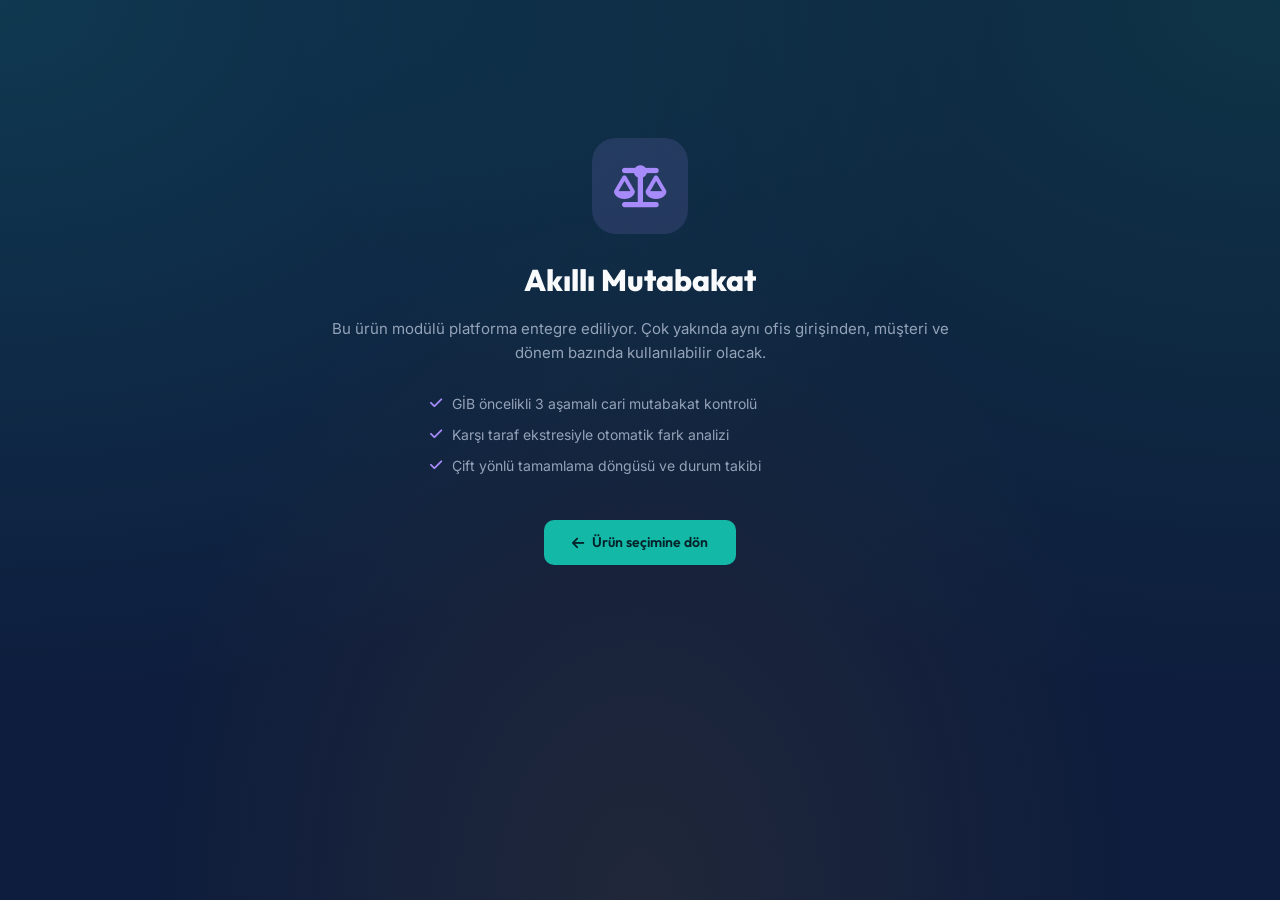
<file: templates/mutabakat_yakinda.html>
<!DOCTYPE html>
<html lang="tr">
<head>
  <meta charset="UTF-8">
  <meta name="viewport" content="width=device-width, initial-scale=1.0">
  <title>Akıllı Mutabakat — Yakında</title>
  <link rel="preconnect" href="https://fonts.googleapis.com">
  <link href="https://fonts.googleapis.com/css2?family=Outfit:wght@300;400;500;600;700;800&family=Inter:wght@300;400;500;600;700&display=swap" rel="stylesheet">
  <link rel="stylesheet" href="https://cdnjs.cloudflare.com/ajax/libs/font-awesome/6.4.0/css/all.min.css">
  <link rel="stylesheet" href="/static/stil.css">
  <script>
    (function(){ var m='lacivert'; try{ m=localStorage.getItem('aykapanis_tema')||'lacivert'; }catch(e){}
      document.documentElement.setAttribute('data-tema', m); })();
  </script>
  <style>
    .yk-wrap { max-width:640px; margin:0 auto; padding-top:12vh; text-align:center; }
    .yk-ikon { width:96px; height:96px; border-radius:24px; margin:0 auto 24px;
      display:flex; align-items:center; justify-content:center; font-size:42px;
      background:rgba(167,139,250,0.14); color:#a78bfa; }
    .yk-wrap h1 { font-family:'Outfit',sans-serif; font-weight:800; font-size:30px; }
    .yk-wrap p { color:var(--text-muted); font-size:15px; margin-top:14px; line-height:1.6; }
    .yk-liste { text-align:left; max-width:420px; margin:28px auto 0; }
    .yk-liste li { color:var(--text-muted); font-size:14px; margin:10px 0; display:flex; gap:10px; align-items:flex-start; }
    .yk-liste i { color:#a78bfa; margin-top:3px; }
    .yk-btn { display:inline-flex; align-items:center; gap:8px; margin-top:34px; padding:12px 28px;
      border-radius:10px; background:var(--accent-cyan); color:#04222a; font-family:'Outfit',sans-serif;
      font-weight:600; font-size:14px; text-decoration:none; }
  </style>
</head>
<body>
  <div class="container">
    <div class="yk-wrap">
      <div class="yk-ikon"><i class="fa-solid fa-scale-balanced"></i></div>
      <h1>Akıllı Mutabakat</h1>
      <p>Bu ürün modülü platforma entegre ediliyor. Çok yakında aynı ofis girişinden,
         müşteri ve dönem bazında kullanılabilir olacak.</p>
      <ul class="yk-liste">
        <li><i class="fa-solid fa-check"></i> GİB öncelikli 3 aşamalı cari mutabakat kontrolü</li>
        <li><i class="fa-solid fa-check"></i> Karşı taraf ekstresiyle otomatik fark analizi</li>
        <li><i class="fa-solid fa-check"></i> Çift yönlü tamamlama döngüsü ve durum takibi</li>
      </ul>
      <a class="yk-btn" href="/"><i class="fa-solid fa-arrow-left"></i> Ürün seçimine dön</a>
    </div>
  </div>
</body>
</html>
</file>
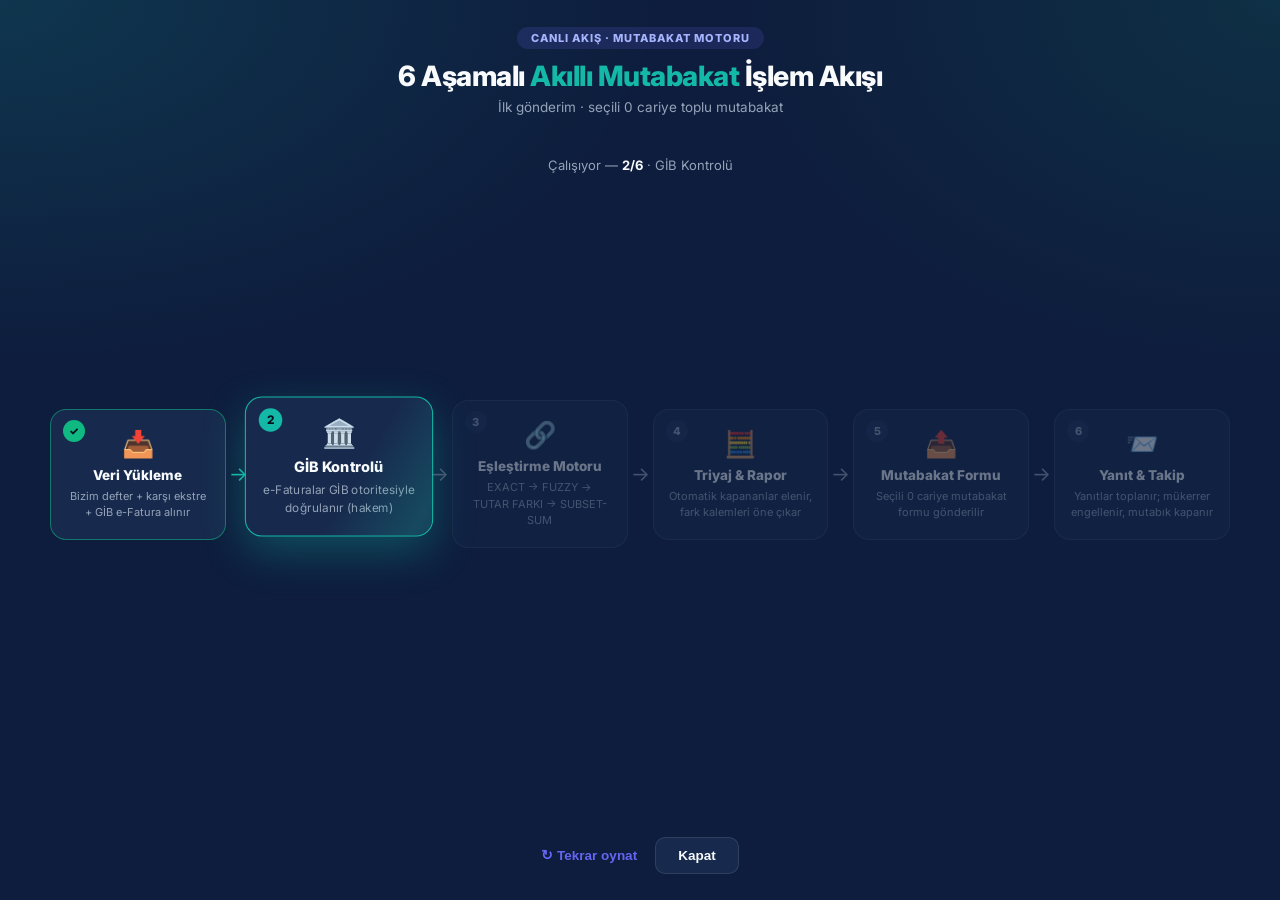
<file: moduller/mutabakat/templates/canli_akis.html>
<!DOCTYPE html>
<html lang="tr">
<head>
<meta charset="utf-8">
<meta name="viewport" content="width=device-width, initial-scale=1">
<title>Canlı Akış — Mutabakat Motoru</title>
<link rel="preconnect" href="https://fonts.googleapis.com">
<link href="https://fonts.googleapis.com/css2?family=Outfit:wght@400;600;700;800&family=Inter:wght@300;400;500;600;700&display=swap" rel="stylesheet">
<style>
  :root{
    --bg:#0e1d3d;--yuzey:#172a4d;--yuzey2:#1e3357;--cizgi:rgba(255,255,255,.10);
    --metin:#f8fafc;--soluk:#94a3b8;
    --mavi:#14b8a6;--yesil:#10b981;--kirmizi:#f43f5e;--turuncu:#f59e0b;--mor:#6366f1;
  }
  *{box-sizing:border-box;margin:0;padding:0}
  body{font-family:'Inter','Segoe UI',-apple-system,Arial,sans-serif;min-height:100vh;
    background:radial-gradient(1100px 600px at 0% 0%,rgba(20,184,166,.16),transparent 60%),
    radial-gradient(900px 600px at 100% 0%,rgba(16,185,129,.12),transparent 60%),var(--bg);
    color:var(--metin);display:flex;flex-direction:column;padding:26px clamp(16px,4vw,48px)}
  header{text-align:center;margin-bottom:6px}
  .rozet{display:inline-block;background:rgba(99,102,241,.16);color:#a5b4fc;font-size:11px;
    font-weight:800;letter-spacing:1px;padding:4px 14px;border-radius:30px;margin-bottom:10px}
  h1{font-size:clamp(20px,3vw,28px);font-weight:800;letter-spacing:-.5px}
  h1 span{color:var(--mavi)}
  .alt{color:var(--soluk);font-size:13.5px;margin-top:6px}

  /* ilerleme cubugu */
  .bar{max-width:920px;margin:22px auto 8px;height:6px;background:var(--yuzey2);border-radius:30px;overflow:hidden}
  .bar i{display:block;height:100%;width:0;background:linear-gradient(90deg,var(--mavi),var(--mor));
    border-radius:30px;transition:width .5s ease}
  .durumyaz{text-align:center;color:var(--soluk);font-size:13px;margin-bottom:18px;min-height:18px}
  .durumyaz b{color:var(--metin)}

  /* pipeline */
  .pipe{flex:1;display:flex;align-items:center;justify-content:center;gap:0;flex-wrap:wrap;
    max-width:1180px;margin:0 auto;width:100%}
  .step{flex:1 1 0;min-width:150px;max-width:185px;background:var(--yuzey);border:1px solid var(--cizgi);
    border-radius:16px;padding:18px 15px;text-align:center;position:relative;transition:.35s;opacity:.4}
  .ikon{font-size:26px;margin-bottom:8px;display:block}
  .num{position:absolute;top:10px;left:12px;width:22px;height:22px;border-radius:50%;
    background:var(--yuzey2);color:var(--soluk);font-size:11px;font-weight:800;
    display:flex;align-items:center;justify-content:center;transition:.35s}
  .ad{font-size:13.5px;font-weight:800;margin-bottom:5px}
  .ac{font-size:11px;color:var(--soluk);line-height:1.5}
  .step.calis{opacity:1;border-color:var(--mavi);transform:translateY(-8px) scale(1.07);
    box-shadow:0 14px 40px rgba(20,184,166,.32)}
  .step.calis .num{background:var(--mavi);color:#06101f;animation:nb 1s infinite}
  .step.calis::after{content:'';position:absolute;inset:0;border-radius:16px;pointer-events:none;
    background:linear-gradient(120deg,transparent 32%,rgba(20,184,166,.22) 50%,transparent 68%);
    background-size:220% 100%;animation:tar 1.1s linear infinite}
  .step.bitti{opacity:1;border-color:rgba(16,185,129,.55)}
  .step.bitti .num{background:var(--yesil);color:#06101f}
  @keyframes nb{0%,100%{box-shadow:0 0 0 0 rgba(20,184,166,.6)}50%{box-shadow:0 0 0 9px rgba(20,184,166,0)}}
  @keyframes tar{0%{background-position:120% 0}100%{background-position:-120% 0}}
  .ok{display:flex;align-items:center;color:var(--soluk);font-size:20px;padding:0 3px;opacity:.4;
    position:relative;transition:.3s}
  .ok.akar{opacity:1;color:var(--mavi)}
  .ok .pkt{position:absolute;left:-3px;top:50%;width:9px;height:9px;border-radius:50%;
    background:var(--mavi);box-shadow:0 0 10px 3px rgba(20,184,166,.8);opacity:0;transform:translateY(-50%)}
  .ok.akar .pkt{animation:pkt .75s ease-in-out}
  @keyframes pkt{0%{left:-3px;opacity:0}15%{opacity:1}85%{opacity:1}100%{left:26px;opacity:0}}
  @media(max-width:820px){.ok{transform:rotate(90deg)}.pipe{flex-direction:column}.step{max-width:none;width:100%}}

  /* bitis ozeti */
  .ozet{max-width:720px;margin:22px auto 4px;background:rgba(16,185,129,.12);
    border:1px solid rgba(16,185,129,.4);border-radius:14px;padding:18px 22px;
    text-align:center;font-size:14px;line-height:1.6;opacity:0;transform:translateY(8px);
    transition:.5s}
  .ozet.gor{opacity:1;transform:none}
  .ozet b{color:#6ee7b7}
  .footer{text-align:center;margin-top:18px}
  .kapat{background:var(--yuzey);border:1px solid var(--cizgi);color:var(--metin);
    padding:10px 22px;border-radius:10px;font-size:13.5px;font-weight:700;cursor:pointer}
  .kapat:hover{border-color:var(--mavi)}
  .tekrar{background:transparent;border:none;color:var(--mor);font-weight:700;cursor:pointer;
    font-size:13.5px;margin-right:14px}
</style>
</head>
<body>
  <header>
    <span class="rozet">CANLI AKIŞ · MUTABAKAT MOTORU</span>
    <h1>6 Aşamalı <span>Akıllı Mutabakat</span> İşlem Akışı</h1>
    <div class="alt" id="alt">Hazırlanıyor…</div>
  </header>

  <div class="bar"><i id="cubuk"></i></div>
  <div class="durumyaz" id="durumyaz">Başlatılıyor…</div>

  <div class="pipe" id="pipe"></div>

  <div class="ozet" id="ozet"></div>
  <div class="footer">
    <button class="tekrar" onclick="oynat()">↻ Tekrar oynat</button>
    <button class="kapat" onclick="window.close()">Kapat</button>
  </div>

<script>
const params=new URLSearchParams(location.search);
const TIP=params.get("tip")||"ilk";              // "ilk" | "tekrar"
const N=parseInt(params.get("n")||"0",10);

const AKIS=[
  {ik:"📥",ad:"Veri Yükleme",     ac:"Bizim defter + karşı ekstre + GİB e-Fatura alınır"},
  {ik:"🏛️",ad:"GİB Kontrolü",     ac:"e-Faturalar GİB otoritesiyle doğrulanır (hakem)"},
  {ik:"🔗",ad:"Eşleştirme Motoru",ac:"EXACT → FUZZY → TUTAR FARKI → SUBSET-SUM"},
  {ik:"🧮",ad:"Triyaj & Rapor",   ac:"Otomatik kapananlar elenir, fark kalemleri öne çıkar"},
  {ik:"📤",ad:"Mutabakat Formu",  ac:TIP==="tekrar"?`Seçili ${N} cariye form TEKRAR gönderilir`:`Seçili ${N} cariye mutabakat formu gönderilir`},
  {ik:"📨",ad:"Yanıt & Takip",    ac:"Yanıtlar toplanır; mükerrer engellenir, mutabık kapanır"},
];

document.getElementById("alt").textContent = TIP==="tekrar"
  ? `Tekrar gönderim · ${N} cari (yanıt bekleyen + itirazlı) · mutabıklar kilitli`
  : `İlk gönderim · seçili ${N} cariye toplu mutabakat`;

function ciz(durumlar){
  const el=document.getElementById("pipe"); el.innerHTML="";
  AKIS.forEach((a,i)=>{
    if(i>0){
      const o=document.createElement("div");
      o.className="ok"+(durumlar[i-1]==="bitti"?" akar":"");
      o.innerHTML='<span class="pkt"></span>→';
      el.appendChild(o);
    }
    const d=document.createElement("div");
    d.className="step "+(durumlar[i]||"");
    d.innerHTML=`<span class="num">${durumlar[i]==="bitti"?"✓":(i+1)}</span>
      <span class="ikon">${a.ik}</span>
      <div class="ad">${a.ad}</div><div class="ac">${a.ac}</div>`;
    el.appendChild(d);
  });
}

let calisiyor=false;
async function oynat(){
  if(calisiyor) return; calisiyor=true;
  document.getElementById("ozet").classList.remove("gor");
  const durumlar=AKIS.map(()=>"");
  const cubuk=document.getElementById("cubuk");
  const dy=document.getElementById("durumyaz");
  ciz(durumlar); cubuk.style.width="0";
  for(let i=0;i<AKIS.length;i++){
    durumlar[i]="calis"; ciz(durumlar);
    dy.innerHTML=`Çalışıyor — <b>${i+1}/6</b> · ${AKIS[i].ad}`;
    cubuk.style.width=((i+0.5)/AKIS.length*100)+"%";
    await new Promise(r=>setTimeout(r, i===4?1100:750));
    durumlar[i]="bitti"; ciz(durumlar);
    cubuk.style.width=((i+1)/AKIS.length*100)+"%";
    await new Promise(r=>setTimeout(r,180));
  }
  dy.innerHTML="✅ <b>Tamamlandı</b> — formlar gönderildi, yanıtlar bekleniyor";
  const oz=document.getElementById("ozet");
  oz.innerHTML = TIP==="tekrar"
    ? `🔁 <b>${N} cariye</b> mutabakat formu tekrar gönderildi. Mutabık olanlara <b>tekrar gitmedi</b> — mükerrer önlendi. Yanıtlar geldikçe panoya düşecek.`
    : `📤 <b>${N} cariye</b> mutabakat formu gönderildi (1. gönderim). Yanıtlar geldikçe <b>“Güncel Durum”</b> sekmesinde görünecek.`;
  oz.classList.add("gor");
  calisiyor=false;
}
oynat();
</script>
</body>
</html>
</file>
<file: static/stil.css>
/* Ay Kapanis OS - ortak tema (Ay_Kapanis_Dashboard.html maketinden) */
:root {
  --bg-dark: #0e1d3d;
  --bg-card: rgba(23, 37, 68, 0.70);
  --border-color: rgba(255, 255, 255, 0.08);
  --accent-cyan: #14b8a6;        /* ana vurgu: teal (premium finans) */
  --accent-gold: #f59e0b;
  --accent-emerald: #10b981;
  --accent-purple: #6366f1;      /* ikincil: indigo (mor yerine) */
  --accent-rose: #f43f5e;
  --text-main: #f8fafc;
  --text-muted: #94a3b8;
  --input-bg: rgba(7,10,19,0.6);
  --logo-grad-1: #ffffff;
}

/* ===== Tema: Antrasit (koyu) ===== */
html[data-tema="antrasit"] {
  --bg-dark: #15181e;
  --bg-card: rgba(30, 33, 41, 0.78);
  --border-color: rgba(255, 255, 255, 0.07);
  --text-main: #f4f4f5;
  --text-muted: #a1a1aa;
  --input-bg: rgba(0,0,0,0.35);
  --logo-grad-1: #ffffff;
}
html[data-tema="antrasit"] body {
  background-image:
    radial-gradient(at 0% 0%, rgba(20,184,166,0.14) 0, transparent 55%),
    radial-gradient(at 100% 0%, rgba(16,185,129,0.10) 0, transparent 55%),
    radial-gradient(at 50% 100%, rgba(245,158,11,0.05) 0, transparent 55%);
}

/* ===== Tema: Açık (light) ===== */
html[data-tema="acik"] {
  --bg-dark: #eef2f7;
  --bg-card: rgba(255, 255, 255, 0.88);
  --border-color: rgba(15, 23, 42, 0.12);
  --accent-cyan: #0d9488;
  --accent-purple: #4f46e5;
  --text-main: #0f172a;
  --text-muted: #475569;
  --input-bg: rgba(255,255,255,0.95);
  --logo-grad-1: #0f766e;
}
html[data-tema="acik"] body {
  background-image:
    radial-gradient(at 0% 0%, rgba(13,148,136,0.10) 0, transparent 55%),
    radial-gradient(at 100% 0%, rgba(16,185,129,0.08) 0, transparent 55%),
    radial-gradient(at 50% 100%, rgba(245,158,11,0.06) 0, transparent 55%);
}
html[data-tema="acik"] header,
html[data-tema="acik"] .sidebar,
html[data-tema="acik"] .panel,
html[data-tema="acik"] .stat-card,
html[data-tema="acik"] .feature-box {
  box-shadow: 0 8px 28px rgba(15,23,42,0.10);
}
html[data-tema="acik"] input,
html[data-tema="acik"] select,
html[data-tema="acik"] input[type=text] {
  color: var(--text-main);
}
* { box-sizing: border-box; margin: 0; padding: 0; }
body {
  font-family: 'Inter', sans-serif;
  background-color: var(--bg-dark);
  background-image:
    radial-gradient(at 0% 0%, rgba(20,184,166,0.18) 0, transparent 55%),
    radial-gradient(at 100% 0%, rgba(16,185,129,0.15) 0, transparent 55%),
    radial-gradient(at 50% 100%, rgba(245,158,11,0.08) 0, transparent 55%);
  background-attachment: fixed;
  color: var(--text-main);
  min-height: 100vh;
  padding: 30px 20px;
  line-height: 1.5;
}
a { color: inherit; text-decoration: none; }
.container { max-width: 1440px; margin: 0 auto; display: flex; flex-direction: column; gap: 24px; }

header {
  background: var(--bg-card); backdrop-filter: blur(20px);
  border: 1px solid var(--border-color); border-radius: 20px;
  padding: 24px 32px; display: flex; justify-content: space-between; align-items: center;
  box-shadow: 0 8px 32px rgba(0,0,0,0.37);
}
.logo-area h1 {
  font-family: 'Outfit', sans-serif; font-size: 24px; font-weight: 800; letter-spacing: -0.5px;
  background: linear-gradient(135deg, var(--logo-grad-1) 30%, var(--accent-cyan) 100%);
  -webkit-background-clip: text; -webkit-text-fill-color: transparent;
  display: flex; align-items: center; gap: 10px;
}
.logo-area p { font-size: 13px; color: var(--text-muted); margin-top: 2px; }
.header-meta { display: flex; align-items: center; gap: 16px; flex-wrap: wrap; }
.status-badge {
  background: rgba(16,185,129,0.1); border: 1px solid rgba(16,185,129,0.2);
  color: var(--accent-emerald); padding: 6px 14px; border-radius: 50px;
  font-size: 12px; font-weight: 700; display: flex; align-items: center; gap: 8px;
}
.status-badge .pulse {
  width: 8px; height: 8px; background: var(--accent-emerald); border-radius: 50%;
  box-shadow: 0 0 8px var(--accent-emerald); animation: pulse 1.8s infinite;
}
@keyframes pulse {
  0% { transform: scale(0.9); opacity: 0.6; }
  50% { transform: scale(1.2); opacity: 1; }
  100% { transform: scale(0.9); opacity: 0.6; }
}
@keyframes spin { 100% { transform: rotate(360deg); } }

select, input[type=text] {
  background: var(--input-bg); border: 1px solid var(--border-color);
  color: var(--text-main); padding: 8px 12px; border-radius: 10px;
  font-family: 'Inter', sans-serif; font-size: 13.5px; outline: none;
}

.dashboard-grid { display: grid; grid-template-columns: 280px 1fr; gap: 24px; }
@media (max-width: 1024px) { .dashboard-grid { grid-template-columns: 1fr; } }

.sidebar {
  background: var(--bg-card); backdrop-filter: blur(20px);
  border: 1px solid var(--border-color); border-radius: 20px; padding: 24px;
  display: flex; flex-direction: column; gap: 8px; height: fit-content;
  position: sticky; top: 30px;
}
.nav-title {
  font-family: 'Outfit', sans-serif; font-size: 11px; font-weight: 700; color: var(--text-muted);
  text-transform: uppercase; letter-spacing: 1.5px; margin-bottom: 12px;
  border-bottom: 1px solid rgba(255,255,255,0.05); padding-bottom: 6px;
}
.nav-grup-baslik {
  display: flex; align-items: center; gap: 8px;
  font-family: 'Outfit', sans-serif; font-size: 11px; font-weight: 700;
  letter-spacing: 1.4px; text-transform: uppercase; color: var(--accent-cyan);
  padding: 16px 16px 7px; user-select: none;
}
.nav-grup-baslik::after {
  content: ""; flex: 1; height: 1px;
  background: linear-gradient(90deg, rgba(20,184,166,0.35), transparent);
}
.nav-grup-baslik:first-child { padding-top: 4px; }
.nav-item {
  display: flex; align-items: center; justify-content: space-between;
  padding: 12px 16px; background: transparent; border: 1px solid transparent;
  border-radius: 12px; color: var(--text-muted); font-family: 'Outfit', sans-serif;
  font-size: 14.5px; font-weight: 600; text-align: left; cursor: pointer; width: 100%;
  transition: all 0.3s cubic-bezier(0.4,0,0.2,1);
}
.nav-item:hover { background: rgba(255,255,255,0.02); color: var(--text-main); transform: translateX(4px); }
.nav-item.active {
  background: rgba(20,184,166,0.08); border-color: rgba(20,184,166,0.15);
  color: var(--accent-cyan); box-shadow: 0 4px 20px -5px rgba(20,184,166,0.25);
}
.nav-item-left { display: flex; align-items: center; gap: 12px; }
.nav-item i { font-size: 15px; width: 18px; text-align: center; }
.nav-progress {
  font-size: 11px; background: rgba(255,255,255,0.05); padding: 2px 8px;
  border-radius: 20px; color: var(--text-muted);
}
.nav-item.active .nav-progress { background: rgba(20,184,166,0.2); color: var(--accent-cyan); font-weight: 700; }

.content-container { display: flex; flex-direction: column; gap: 24px; }
/* Ince ozet seridi - 4 buyuk kartin yerine: ana icerigin tepesinde tek satir */
.ozet-serit {
  display: flex; align-items: center; flex-wrap: wrap; gap: 8px 18px;
  background: var(--bg-card); backdrop-filter: blur(20px);
  border: 1px solid var(--border-color); border-radius: 14px;
  padding: 10px 18px; font-size: 13px; color: var(--text-muted);
}
.ozet-baslik {
  font-family: 'Outfit', sans-serif; font-weight: 700; font-size: 12px;
  color: var(--text-main); display: inline-flex; align-items: center; gap: 7px;
}
.ozet-baslik i { color: var(--accent-rose); }
.ozet-oge { display: inline-flex; align-items: center; gap: 6px; white-space: nowrap; }
.ozet-oge strong { color: var(--text-main); font-weight: 700; font-family: 'Outfit', sans-serif; }
.ozet-bar { flex: 1; min-width: 80px; height: 6px; border-radius: 6px;
  background: rgba(255,255,255,0.06); overflow: hidden; }
.ozet-bar-dolu { display: block; height: 100%; border-radius: 6px;
  background: linear-gradient(90deg, var(--accent-cyan), var(--accent-emerald));
  transition: width 0.8s ease; }
.ozet-ayrac { width: 1px; height: 16px; background: var(--border-color); }
@media (max-width: 768px) { .ozet-bar { order: 5; flex-basis: 100%; } .ozet-ayrac { display: none; } }
.stats-grid { display: grid; grid-template-columns: repeat(4, 1fr); gap: 20px; }
@media (max-width: 768px) { .stats-grid { grid-template-columns: repeat(2, 1fr); } }
.stat-card {
  background: var(--bg-card); backdrop-filter: blur(20px); border: 1px solid var(--border-color);
  border-radius: 20px; padding: 20px 24px; display: flex; flex-direction: column; gap: 8px;
  position: relative; overflow: hidden;
}
.stat-card::after {
  content: ''; position: absolute; bottom: 0; left: 0; width: 100%; height: 3px;
  background: var(--accent-cyan); opacity: 0.4;
}
.stat-card.gold::after { background: var(--accent-gold); }
.stat-card.rose::after { background: var(--accent-rose); }
.stat-card.emerald::after { background: var(--accent-emerald); }
.stat-header {
  display: flex; justify-content: space-between; align-items: center;
  color: var(--text-muted); font-size: 12px; font-weight: 600;
  text-transform: uppercase; letter-spacing: 0.5px;
}
.stat-val { font-family: 'Outfit', sans-serif; font-size: 28px; font-weight: 800; margin-top: 4px; }
.stat-desc { font-size: 12px; color: var(--text-muted); display: flex; align-items: center; gap: 6px; }
.stat-desc .green { color: var(--accent-emerald); font-weight: 700; }
.stat-desc .rose { color: var(--accent-rose); font-weight: 700; }

/* Tiklanabilir filtre kartlari (canli kategori filtresi) */
.filtre-kart { cursor: pointer; transition: transform 0.15s ease, box-shadow 0.15s ease, border-color 0.15s ease; }
.filtre-kart:hover { transform: translateY(-3px); box-shadow: 0 10px 26px rgba(0,0,0,0.28); }
.filtre-kart::before {
  content: ''; position: absolute; inset: 0; border-radius: 20px;
  border: 1.5px solid transparent; pointer-events: none; transition: border-color 0.15s ease;
}
.filtre-kart.aktif::before { border-color: var(--accent-cyan); }
.filtre-kart.gold.aktif::before { border-color: var(--accent-gold); }
.filtre-kart.rose.aktif::before { border-color: var(--accent-rose); }
.filtre-kart.emerald.aktif::before { border-color: var(--accent-emerald); }
.filtre-kart .stat-desc .ipucu { opacity: 0.7; font-size: 11px; }

.panel {
  background: var(--bg-card); backdrop-filter: blur(20px); border: 1px solid var(--border-color);
  border-radius: 20px; padding: 30px; animation: tabFadeIn 0.4s ease forwards;
}
@keyframes tabFadeIn { from { opacity: 0; transform: translateY(10px); } to { opacity: 1; transform: translateY(0); } }
.panel-header {
  display: flex; justify-content: space-between; align-items: flex-start;
  margin-bottom: 24px; border-bottom: 1px solid rgba(255,255,255,0.05); padding-bottom: 20px;
}
.panel-title h2 {
  font-family: 'Outfit', sans-serif; font-size: 20px; font-weight: 800;
  display: flex; align-items: center; gap: 10px;
}
.panel-title p { font-size: 13.5px; color: var(--text-muted); margin-top: 4px; }
.panel-header-icon {
  font-size: 20px; color: var(--accent-cyan); background: rgba(20,184,166,0.08);
  border: 1px solid rgba(20,184,166,0.15); padding: 10px; border-radius: 12px;
}

.feature-grid { display: grid; grid-template-columns: repeat(auto-fit, minmax(280px, 1fr)); gap: 20px; }
.feature-box {
  background: rgba(255,255,255,0.015); border: 1px solid rgba(255,255,255,0.03);
  border-radius: 16px; padding: 20px; transition: all 0.3s ease;
}
.feature-box:hover { background: rgba(255,255,255,0.03); transform: translateY(-2px); }
.feature-box h3 {
  font-family: 'Outfit', sans-serif; font-size: 15px; font-weight: 700;
  display: flex; align-items: center; gap: 8px; margin-bottom: 8px;
}
.feature-box p { font-size: 13px; color: var(--text-muted); }

table { width: 100%; border-collapse: collapse; font-size: 13.5px; text-align: left; }
th {
  background: rgba(255,255,255,0.02); color: var(--text-muted); font-weight: 600;
  padding: 12px 16px; border-bottom: 1px solid rgba(255,255,255,0.06);
}
td { padding: 12px 16px; border-bottom: 1px solid rgba(255,255,255,0.03); }
tr:hover td { background: rgba(255,255,255,0.01); }
.row-link { cursor: pointer; }

.badge {
  padding: 4px 10px; border-radius: 20px; font-size: 11px; font-weight: 700;
  display: inline-flex; align-items: center; gap: 5px;
}
.badge.err { background: rgba(244,63,94,0.1); color: var(--accent-rose); border: 1px solid rgba(244,63,94,0.15); }
.badge.warn { background: rgba(245,158,11,0.1); color: var(--accent-gold); border: 1px solid rgba(245,158,11,0.15); }
.badge.success { background: rgba(16,185,129,0.1); color: var(--accent-emerald); border: 1px solid rgba(16,185,129,0.15); }
.badge.neutral { background: rgba(255,255,255,0.05); color: var(--text-muted); }

.btn {
  background: linear-gradient(135deg, var(--accent-cyan), var(--accent-purple)); color: #fff;
  border: none; padding: 12px 24px; font-family: 'Outfit', sans-serif; font-weight: 700;
  font-size: 13.5px; border-radius: 10px; cursor: pointer; display: inline-flex;
  align-items: center; gap: 8px; box-shadow: 0 4px 15px rgba(20,184,166,0.25); transition: all 0.3s;
}
.btn:hover { box-shadow: 0 4px 22px rgba(20,184,166,0.45); transform: translateY(-1px); }
.btn-sec {
  background: rgba(255,255,255,0.05); border: 1px solid rgba(255,255,255,0.08); color: var(--text-main);
  padding: 11px 20px; font-family: 'Outfit', sans-serif; font-weight: 600; font-size: 13.5px;
  border-radius: 10px; cursor: pointer; display: inline-flex; align-items: center; gap: 8px; transition: all 0.3s;
}
.btn-sec:hover { background: rgba(255,255,255,0.08); }

.progress-bar-container {
  width: 100%; background: rgba(255,255,255,0.04); height: 6px; border-radius: 10px; overflow: hidden;
}
.progress-bar { background: linear-gradient(90deg, var(--accent-cyan), var(--accent-emerald)); height: 100%; border-radius: 10px; transition: width 0.8s ease; }

.notif-pill {
  background: rgba(20,184,166,0.08); border: 1px solid rgba(20,184,166,0.15); color: var(--accent-cyan);
  font-size: 12px; padding: 8px 16px; border-radius: 30px; display: inline-flex; align-items: center; gap: 8px;
}
.circle-icon-badge { width: 6px; height: 6px; background: var(--accent-cyan); border-radius: 50%; }

footer {
  text-align: center; padding: 24px 0 10px; color: var(--text-muted); font-size: 12.5px;
  border-top: 1px solid rgba(255,255,255,0.05); margin-top: 20px;
}

/* --- Skeleton (yukleme placeholder) --- */
.skeleton {
  position: relative; overflow: hidden;
  background: rgba(255,255,255,0.04); border-radius: 12px;
}
.skeleton::after {
  content: ''; position: absolute; inset: 0; transform: translateX(-100%);
  background: linear-gradient(90deg, transparent, rgba(255,255,255,0.07), transparent);
  animation: skelShimmer 1.3s ease-in-out infinite;
}
@keyframes skelShimmer { 100% { transform: translateX(100%); } }
.skel-wrap { display: flex; flex-direction: column; gap: 16px; }
.skel-head { height: 54px; width: 60%; border-radius: 14px; }
.skel-cards { display: grid; grid-template-columns: repeat(4, 1fr); gap: 16px; }
.skel-card { height: 96px; border-radius: 20px; }
.skel-line { height: 18px; border-radius: 8px; }
.skel-line.short { width: 45%; }
@media (max-width: 900px) { .skel-cards { grid-template-columns: repeat(2, 1fr); } }

/* --- Mizan aylik trend mini-gorunum --- */
.trend-mini {
  display: flex; align-items: flex-end; gap: 6px; height: 56px;
  padding: 10px 0 0;
}
.trend-bar {
  flex: 1; min-width: 8px; border-radius: 6px 6px 0 0;
  background: linear-gradient(180deg, var(--accent-cyan), rgba(20,184,166,0.25));
  position: relative; transition: filter 0.2s ease;
}
.trend-bar:hover { filter: brightness(1.3); }
.trend-bar.guncel { background: linear-gradient(180deg, var(--accent-gold), rgba(245,158,11,0.3)); }
.trend-eksen { display: flex; gap: 6px; margin-top: 6px; }
.trend-eksen span { flex: 1; min-width: 8px; text-align: center; font-size: 10px; color: var(--text-muted); }
.spark {
  display: inline-flex; align-items: flex-end; gap: 1.5px; height: 22px; vertical-align: middle;
}
.spark i {
  width: 4px; border-radius: 1px; background: rgba(148,163,184,0.55); display: inline-block;
}
.spark i.son { background: var(--accent-gold); }
</file>
